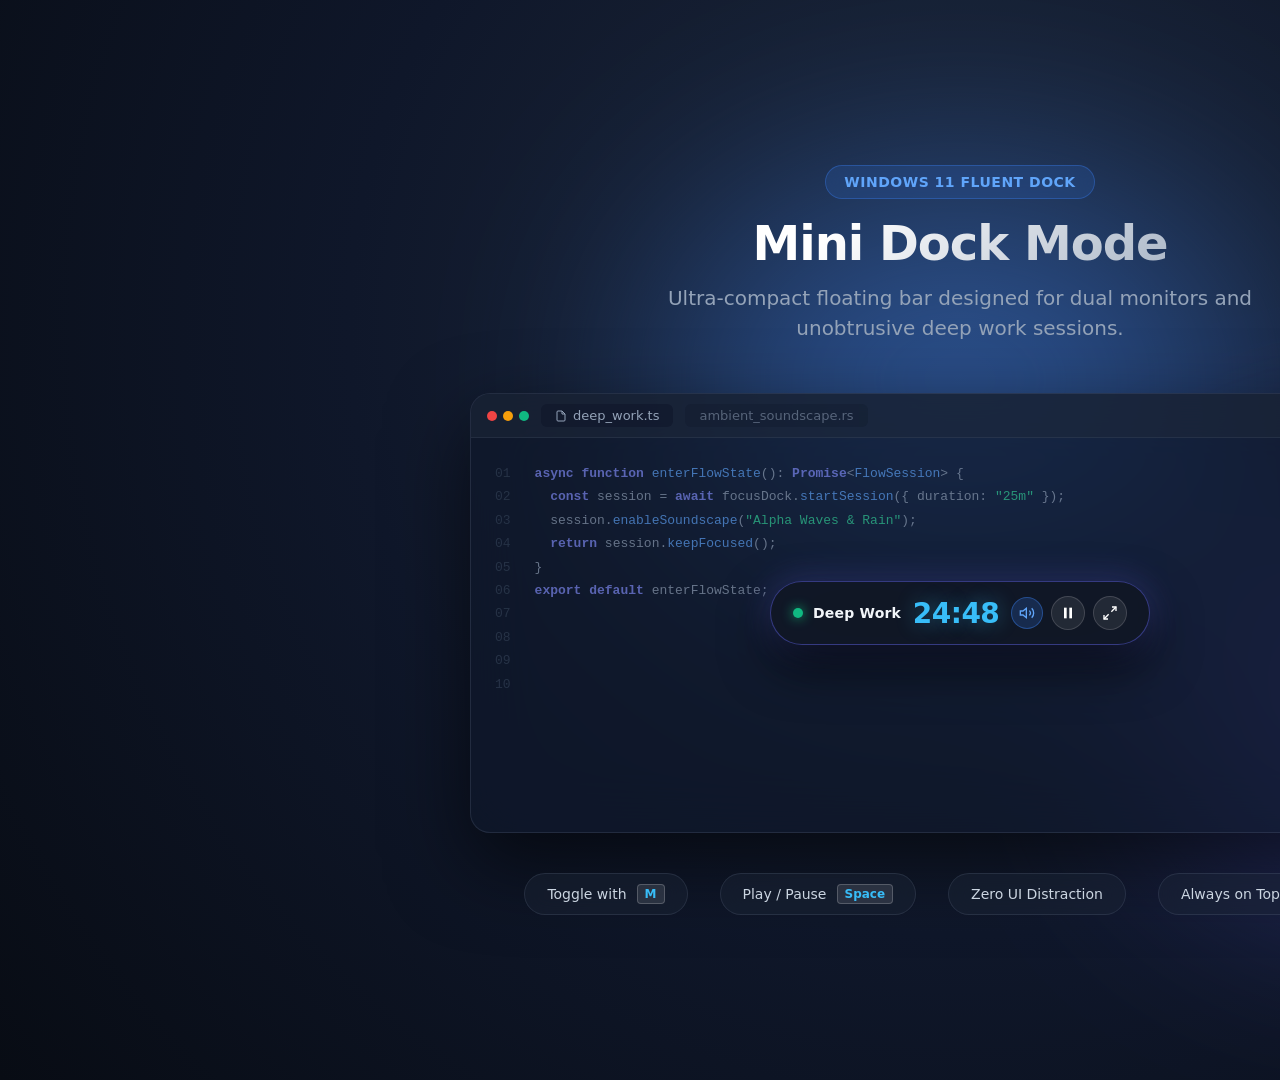
<file: mini-showcase.html>
<!DOCTYPE html>
<html lang="en" data-theme="dark">
<head>
  <meta charset="UTF-8">
  <title>FocusDock — Mini Dock Showcase</title>
  <link rel="stylesheet" href="./style.css?v=2.4.4">
  <style>
    * { box-sizing: border-box; margin: 0; padding: 0; }
    
    body {
      width: 1920px;
      height: 1080px;
      overflow: hidden;
      background: radial-gradient(circle at 50% 30%, #1e293b 0%, #0f172a 50%, #080c14 100%);
      font-family: -apple-system, BlinkMacSystemFont, "Segoe UI Variable Display", "Segoe UI", system-ui, sans-serif;
      color: #f8fafc;
      display: flex;
      flex-direction: column;
      align-items: center;
      justify-content: center;
      position: relative;
    }

    /* Ambient Windows 11 Mica / Bloom glow lights */
    .glow-bloom {
      position: absolute;
      border-radius: 50%;
      filter: blur(120px);
      pointer-events: none;
      opacity: 0.45;
    }
    .glow-blue {
      width: 600px;
      height: 400px;
      background: #3b82f6;
      top: 180px;
      left: 50%;
      transform: translateX(-50%);
    }
    .glow-indigo {
      width: 450px;
      height: 350px;
      background: #6366f1;
      bottom: 200px;
      right: 300px;
    }

    /* Header Banner */
    .showcase-header {
      text-align: center;
      margin-bottom: 50px;
      z-index: 2;
    }

    .showcase-badge {
      display: inline-flex;
      align-items: center;
      gap: 8px;
      padding: 8px 18px;
      border-radius: 9999px;
      background: rgba(59, 130, 246, 0.15);
      border: 1px solid rgba(59, 130, 246, 0.35);
      color: #60a5fa;
      font-size: 14px;
      font-weight: 600;
      letter-spacing: 0.5px;
      text-transform: uppercase;
      margin-bottom: 16px;
      backdrop-filter: blur(12px);
    }

    .showcase-title {
      font-size: 48px;
      font-weight: 800;
      letter-spacing: -1px;
      background: linear-gradient(135deg, #ffffff 30%, #94a3b8 100%);
      -webkit-background-clip: text;
      -webkit-text-fill-color: transparent;
      margin-bottom: 12px;
    }

    .showcase-subtitle {
      font-size: 20px;
      color: #94a3b8;
      max-width: 640px;
      line-height: 1.5;
    }

    /* Floating Workspace Preview Mock */
    .workspace-mock {
      position: relative;
      width: 980px;
      height: 440px;
      background: rgba(15, 23, 42, 0.7);
      border: 1px solid rgba(148, 163, 184, 0.15);
      border-radius: 20px;
      box-shadow: 0 30px 80px rgba(0, 0, 0, 0.6);
      backdrop-filter: blur(30px);
      z-index: 2;
      display: flex;
      flex-direction: column;
      overflow: hidden;
    }

    /* Mock Window Header */
    .mock-header {
      height: 44px;
      background: rgba(30, 41, 59, 0.5);
      border-bottom: 1px solid rgba(148, 163, 184, 0.1);
      display: flex;
      align-items: center;
      padding: 0 16px;
      gap: 12px;
    }
    .mock-dots {
      display: flex;
      gap: 6px;
    }
    .mock-dot {
      width: 10px;
      height: 10px;
      border-radius: 50%;
    }
    .dot-red { background: #ef4444; }
    .dot-yellow { background: #f59e0b; }
    .dot-green { background: #10b981; }

    .mock-tab {
      font-size: 13px;
      color: #94a3b8;
      background: rgba(15, 23, 42, 0.6);
      padding: 4px 14px;
      border-radius: 6px;
      display: flex;
      align-items: center;
      gap: 6px;
    }

    .mock-body {
      flex: 1;
      padding: 24px;
      display: flex;
      gap: 24px;
      font-family: "Cascadia Code", Consolas, monospace;
      font-size: 13px;
      color: #64748b;
      line-height: 1.8;
      opacity: 0.65;
    }
    .code-lines { color: #334155; user-select: none; }
    .code-content { color: #94a3b8; }
    .code-kw { color: #818cf8; font-weight: 600; }
    .code-str { color: #34d399; }
    .code-fn { color: #60a5fa; }

    /* Floating Mini Dock on Top of Workspace */
    .mini-dock-container {
      position: absolute;
      top: 50%;
      left: 50%;
      transform: translate(-50%, -50%);
      z-index: 10;
    }

    .mini-dock-widget {
      width: 380px;
      height: 64px;
      background: rgba(18, 24, 38, 0.94);
      border: 1.5px solid rgba(99, 102, 241, 0.45);
      border-radius: 9999px;
      box-shadow: 0 20px 50px rgba(0, 0, 0, 0.7), 0 0 35px rgba(99, 102, 241, 0.35);
      backdrop-filter: blur(36px);
      display: flex;
      align-items: center;
      justify-content: space-between;
      padding: 0 22px;
      color: #ffffff;
      animation: gentleFloat 4s ease-in-out infinite;
    }

    .widget-left {
      display: flex;
      align-items: center;
      gap: 10px;
    }

    .widget-status-dot {
      width: 10px;
      height: 10px;
      border-radius: 50%;
      background: #10b981;
      box-shadow: 0 0 12px #10b981;
      animation: pulseGreen 2s infinite;
    }

    @keyframes pulseGreen {
      0%, 100% { transform: scale(1); opacity: 1; }
      50% { transform: scale(1.2); opacity: 0.7; }
    }

    .widget-mode {
      font-size: 14px;
      font-weight: 700;
      color: #f1f5f9;
      letter-spacing: 0.2px;
    }

    .widget-digits {
      font-family: -apple-system, BlinkMacSystemFont, "Segoe UI", system-ui, sans-serif;
      font-size: 28px;
      font-weight: 800;
      letter-spacing: -0.5px;
      color: #38bdf8;
      text-shadow: 0 0 20px rgba(56, 189, 248, 0.4);
    }

    .widget-actions {
      display: flex;
      align-items: center;
      gap: 8px;
    }

    .widget-sound-badge {
      display: inline-flex;
      align-items: center;
      justify-content: center;
      width: 32px;
      height: 32px;
      border-radius: 50%;
      background: rgba(59, 130, 246, 0.2);
      border: 1px solid rgba(59, 130, 246, 0.4);
      color: #60a5fa;
    }
    .widget-sound-badge svg {
      width: 16px;
      height: 16px;
    }

    .widget-btn {
      width: 34px;
      height: 34px;
      border-radius: 50%;
      background: rgba(255, 255, 255, 0.08);
      border: 1px solid rgba(255, 255, 255, 0.15);
      color: #ffffff;
      display: flex;
      align-items: center;
      justify-content: center;
      cursor: pointer;
    }
    .widget-btn svg {
      width: 16px;
      height: 16px;
    }

    /* Footer Feature Cards */
    .showcase-footer {
      display: flex;
      gap: 32px;
      margin-top: 40px;
      z-index: 2;
    }

    .feature-pill {
      display: flex;
      align-items: center;
      gap: 10px;
      padding: 10px 22px;
      background: rgba(30, 41, 59, 0.4);
      border: 1px solid rgba(148, 163, 184, 0.15);
      border-radius: 9999px;
      font-size: 14px;
      color: #cbd5e1;
      backdrop-filter: blur(12px);
    }

    .feature-pill kbd {
      background: rgba(255, 255, 255, 0.1);
      border: 1px solid rgba(255, 255, 255, 0.2);
      border-radius: 4px;
      padding: 2px 7px;
      font-family: inherit;
      font-weight: 700;
      font-size: 12px;
      color: #38bdf8;
    }
  </style>
</head>
<body>

  <!-- Ambient Glow Background -->
  <div class="glow-bloom glow-blue"></div>
  <div class="glow-bloom glow-indigo"></div>

  <!-- Header -->
  <div class="showcase-header">
    <div class="showcase-badge">
      <span>Windows 11 Fluent Dock</span>
    </div>
    <h1 class="showcase-title">Mini Dock Mode</h1>
    <p class="showcase-subtitle">Ultra-compact floating bar designed for dual monitors and unobtrusive deep work sessions.</p>
  </div>

  <!-- Desktop Workspace Mockup with Floating Mini Dock -->
  <div class="workspace-mock">
    <div class="mock-header">
      <div class="mock-dots">
        <div class="mock-dot dot-red"></div>
        <div class="mock-dot dot-yellow"></div>
        <div class="mock-dot dot-green"></div>
      </div>
      <div class="mock-tab">
        <svg width="12" height="12" viewBox="0 0 24 24" fill="none" stroke="currentColor" stroke-width="2"><path d="M14 2H6a2 2 0 0 0-2 2v16a2 2 0 0 0 2 2h12a2 2 0 0 0 2-2V8z"></path><polyline points="14 2 14 8 20 8"></polyline></svg>
        <span>deep_work.ts</span>
      </div>
      <div class="mock-tab" style="opacity: 0.5;">
        <span>ambient_soundscape.rs</span>
      </div>
    </div>
    <div class="mock-body">
      <div class="code-lines">
        01<br>02<br>03<br>04<br>05<br>06<br>07<br>08<br>09<br>10
      </div>
      <div class="code-content">
        <span class="code-kw">async function</span> <span class="code-fn">enterFlowState</span>(): <span class="code-kw">Promise</span>&lt;<span class="code-fn">FlowSession</span>&gt; {<br>
        &nbsp;&nbsp;<span class="code-kw">const</span> session = <span class="code-kw">await</span> focusDock.<span class="code-fn">startSession</span>({ duration: <span class="code-str">"25m"</span> });<br>
        &nbsp;&nbsp;session.<span class="code-fn">enableSoundscape</span>(<span class="code-str">"Alpha Waves &amp; Rain"</span>);<br>
        &nbsp;&nbsp;<span class="code-kw">return</span> session.<span class="code-fn">keepFocused</span>();<br>
        }<br>
        <span class="code-kw">export default</span> enterFlowState;
      </div>
    </div>

    <!-- Floating Mini Dock in foreground -->
    <div class="mini-dock-container">
      <div class="mini-dock-widget">
        <div class="widget-left">
          <span class="widget-status-dot"></span>
          <span class="widget-mode">Deep Work</span>
        </div>
        <div class="widget-digits">24:48</div>
        <div class="widget-actions">
          <div class="widget-sound-badge" title="Rain on Window + Alpha Waves">
            <svg viewBox="0 0 24 24" fill="none" stroke="currentColor" stroke-width="2">
              <polygon points="11 5 6 9 2 9 2 15 6 15 11 19 11 5"></polygon>
              <path d="M19.07 4.93a10 10 0 0 1 0 14.14"></path>
              <path d="M15.54 8.46a5 5 0 0 1 0 7.07"></path>
            </svg>
          </div>
          <div class="widget-btn">
            <svg viewBox="0 0 24 24" fill="currentColor">
              <rect x="6" y="4" width="4" height="16"></rect>
              <rect x="14" y="4" width="4" height="16"></rect>
            </svg>
          </div>
          <div class="widget-btn">
            <svg viewBox="0 0 24 24" fill="none" stroke="currentColor" stroke-width="2">
              <polyline points="15 3 21 3 21 9"></polyline>
              <polyline points="9 21 3 21 3 15"></polyline>
              <line x1="21" y1="3" x2="14" y2="10"></line>
              <line x1="3" y1="21" x2="10" y2="14"></line>
            </svg>
          </div>
        </div>
      </div>
    </div>
  </div>

  <!-- Footer Features -->
  <div class="showcase-footer">
    <div class="feature-pill">
      <span>Toggle with</span>
      <kbd>M</kbd>
    </div>
    <div class="feature-pill">
      <span>Play / Pause</span>
      <kbd>Space</kbd>
    </div>
    <div class="feature-pill">
      <span>Zero UI Distraction</span>
    </div>
    <div class="feature-pill">
      <span>Always on Top &amp; Draggable</span>
    </div>
  </div>

</body>
</html>
</file>
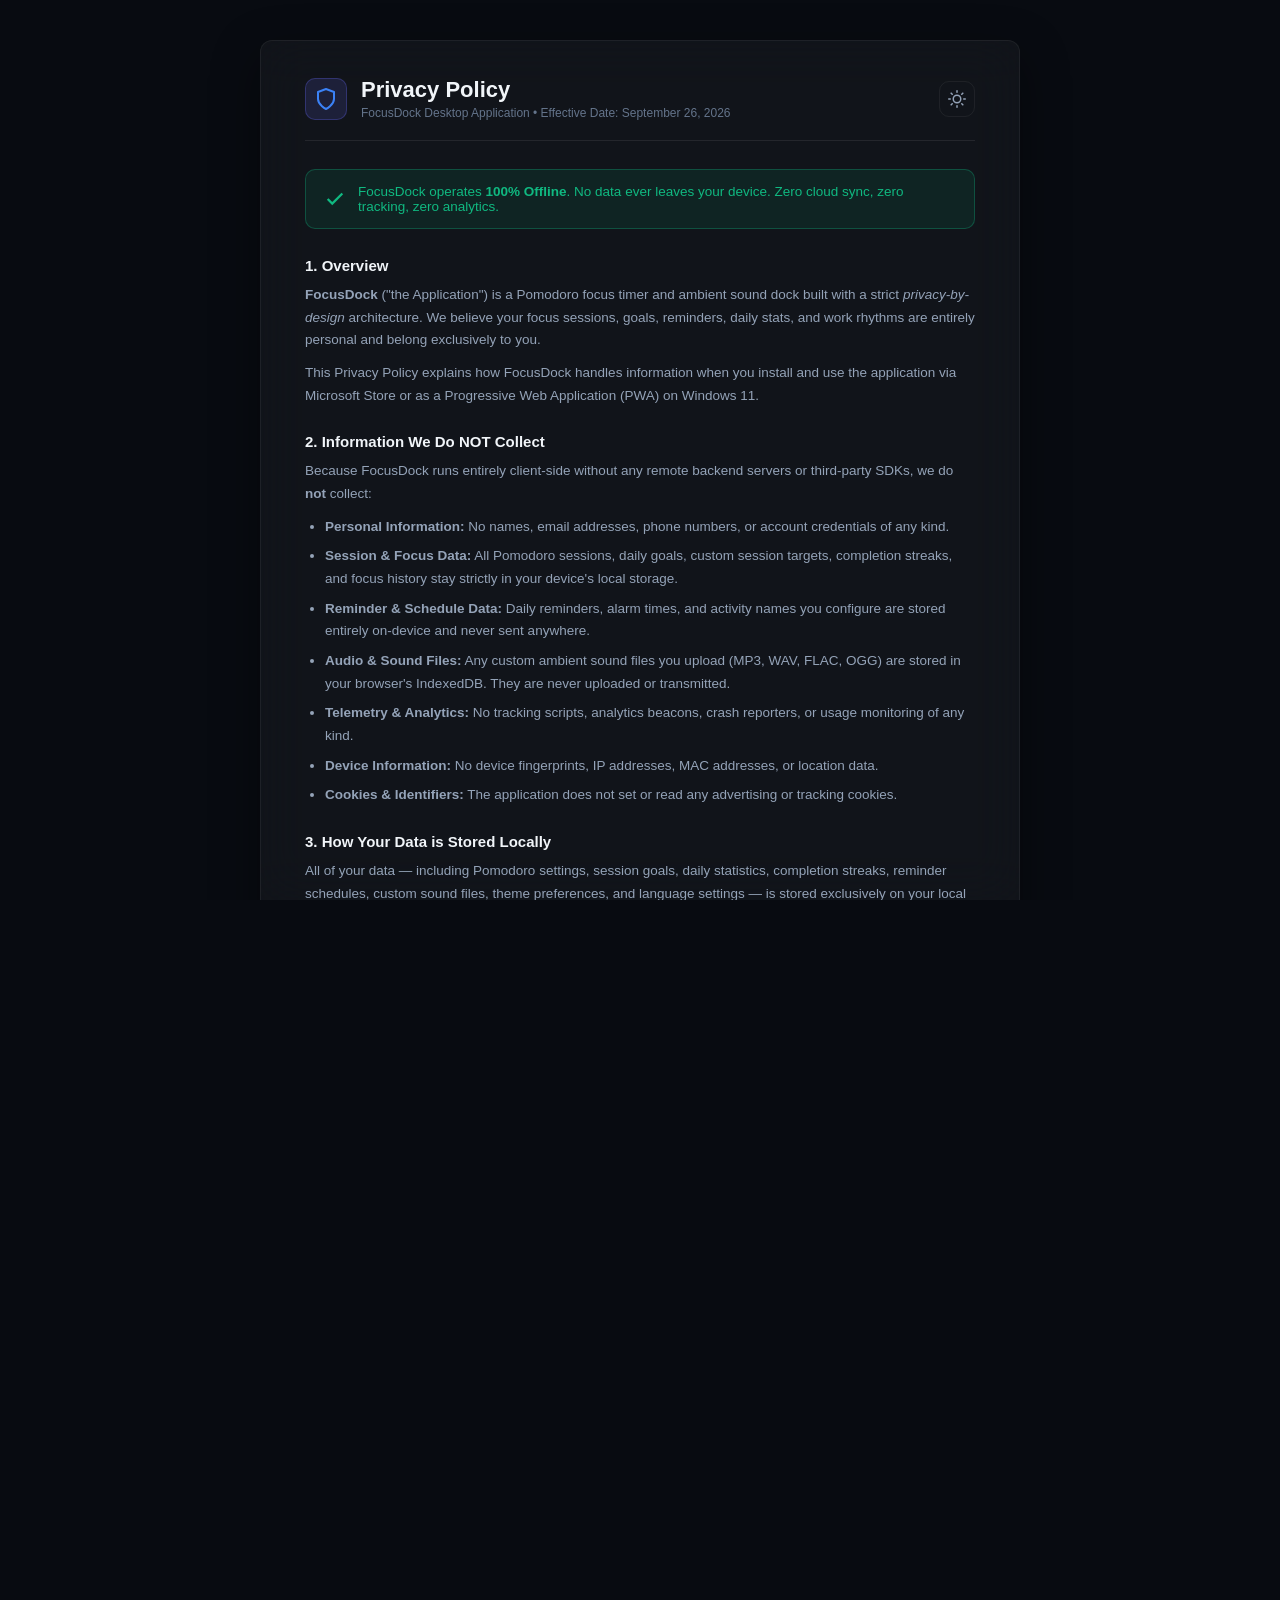
<file: privacy.html>
<!DOCTYPE html>
<html lang="en" data-theme="dark">
<head>
  <meta charset="UTF-8">
  <meta name="viewport" content="width=device-width, initial-scale=1.0">
  <title>Privacy Policy — FocusDock</title>
  <meta name="description" content="Privacy Policy for FocusDock Pomodoro & Ambient Sound Dock. 100% Offline with zero data collection.">
  <link rel="icon" type="image/svg+xml" href="./icons/icon.svg">
  <link rel="stylesheet" href="./style.css?v=2.4.4">
  <script>
    (function() {
      try {
        const s = JSON.parse(localStorage.getItem('focusdock_settings') || '{}');
        if (s.theme) document.documentElement.setAttribute('data-theme', s.theme);
      } catch (e) {}
    })();
  </script>
  <style>
    body {
      padding: 40px 20px;
      display: flex;
      justify-content: center;
      align-items: flex-start;
      min-height: 100vh;
      overflow-y: auto;
    }

    .privacy-container {
      max-width: 760px;
      width: 100%;
      background: var(--bg-card);
      border: 1px solid var(--border-card);
      border-radius: var(--radius-window);
      box-shadow: 0 16px 48px rgba(0,0,0,0.4);
      padding: 36px 44px;
      backdrop-filter: blur(24px);
      -webkit-backdrop-filter: blur(24px);
    }

    .privacy-header {
      display: flex;
      align-items: center;
      justify-content: space-between;
      border-bottom: 1px solid var(--border-window);
      padding-bottom: 20px;
      margin-bottom: 28px;
    }

    .privacy-title-group {
      display: flex;
      align-items: center;
      gap: 14px;
    }

    .privacy-icon {
      width: 42px;
      height: 42px;
      border-radius: var(--radius-card);
      background: rgba(99,102,241,0.15);
      border: 1px solid rgba(99,102,241,0.3);
      display: flex;
      align-items: center;
      justify-content: center;
      color: var(--accent-primary);
    }

    .privacy-icon svg {
      width: 24px;
      height: 24px;
    }

    .privacy-title {
      font-size: 22px;
      font-weight: 700;
      color: var(--text-primary);
      margin: 0;
    }

    .privacy-meta {
      font-size: 12px;
      color: var(--text-muted);
      margin-top: 3px;
    }

    .privacy-badge-box {
      background: rgba(16, 185, 129, 0.10);
      border: 1px solid rgba(16, 185, 129, 0.3);
      border-radius: var(--radius-card);
      padding: 14px 18px;
      display: flex;
      align-items: center;
      gap: 12px;
      margin-bottom: 28px;
      color: #10b981;
      font-size: 13.5px;
      font-weight: 500;
    }

    .privacy-badge-box svg {
      width: 22px;
      height: 22px;
      flex-shrink: 0;
    }

    .privacy-section {
      margin-bottom: 26px;
    }

    .privacy-section h2 {
      font-size: 15px;
      font-weight: 600;
      color: var(--text-primary);
      margin: 0 0 10px 0;
      display: flex;
      align-items: center;
      gap: 8px;
    }

    .privacy-section p {
      font-size: 13.5px;
      line-height: 1.68;
      color: var(--text-secondary);
      margin: 0 0 10px 0;
    }

    .privacy-list {
      margin: 8px 0 14px 20px;
      padding: 0;
      color: var(--text-secondary);
      font-size: 13.5px;
      line-height: 1.68;
    }

    .privacy-list li {
      margin-bottom: 7px;
    }

    .privacy-footer {
      border-top: 1px solid var(--border-window);
      padding-top: 22px;
      margin-top: 32px;
      display: flex;
      align-items: center;
      justify-content: space-between;
      flex-wrap: wrap;
      gap: 12px;
    }

    .btn-back-app {
      display: inline-flex;
      align-items: center;
      gap: 8px;
      padding: 10px 20px;
      border-radius: var(--radius-pill);
      background: var(--accent-primary);
      color: #ffffff;
      text-decoration: none;
      font-size: 13px;
      font-weight: 600;
      transition: all 0.2s ease;
    }

    .btn-back-app:hover {
      background: var(--accent-hover);
      transform: translateY(-1px);
    }

    .btn-back-app svg {
      width: 15px;
      height: 15px;
    }

    .copyright {
      font-size: 12px;
      color: var(--text-muted);
    }
  </style>
</head>
<body>

  <main class="privacy-container" role="main">

    <header class="privacy-header">
      <div class="privacy-title-group">
        <div class="privacy-icon">
          <svg viewBox="0 0 24 24" fill="none" stroke="currentColor" stroke-width="2" stroke-linecap="round" stroke-linejoin="round">
            <path d="M12 22s8-4 8-10V5l-8-3-8 3v7c0 6 8 10 8 10z"></path>
          </svg>
        </div>
        <div>
          <h1 class="privacy-title">Privacy Policy</h1>
          <div class="privacy-meta">FocusDock Desktop Application • Effective Date: September 26, 2026</div>
        </div>
      </div>
      <button type="button" class="icon-btn" id="btnPrivacyTheme" title="Toggle Dark/Light Mode" aria-label="Toggle Theme" style="width:36px;height:36px;border-radius:10px;background:var(--bg-control);border:1px solid var(--border-card);display:flex;align-items:center;justify-content:center;cursor:pointer;color:var(--text-secondary);transition:all var(--duration-fast);">
        <svg viewBox="0 0 24 24" fill="none" stroke="currentColor" stroke-width="2" stroke-linecap="round" stroke-linejoin="round" style="width:18px;height:18px;">
          <circle cx="12" cy="12" r="5"></circle>
          <line x1="12" y1="1" x2="12" y2="3"></line>
          <line x1="12" y1="21" x2="12" y2="23"></line>
          <line x1="4.22" y1="4.22" x2="5.64" y2="5.64"></line>
          <line x1="18.36" y1="18.36" x2="19.78" y2="19.78"></line>
          <line x1="1" y1="12" x2="3" y2="12"></line>
          <line x1="21" y1="12" x2="23" y2="12"></line>
          <line x1="4.22" y1="19.78" x2="5.64" y2="18.36"></line>
          <line x1="18.36" y1="5.64" x2="19.78" y2="4.22"></line>
        </svg>
      </button>
    </header>

    <div class="privacy-badge-box">
      <svg viewBox="0 0 24 24" fill="none" stroke="currentColor" stroke-width="2.5">
        <polyline points="20 6 9 17 4 12"></polyline>
      </svg>
      <span>FocusDock operates <strong>100% Offline</strong>. No data ever leaves your device. Zero cloud sync, zero tracking, zero analytics.</span>
    </div>

    <section class="privacy-section">
      <h2>1. Overview</h2>
      <p>
        <strong>FocusDock</strong> ("the Application") is a Pomodoro focus timer and ambient sound dock built with a strict <em>privacy-by-design</em> architecture. We believe your focus sessions, goals, reminders, daily stats, and work rhythms are entirely personal and belong exclusively to you.
      </p>
      <p>
        This Privacy Policy explains how FocusDock handles information when you install and use the application via Microsoft Store or as a Progressive Web Application (PWA) on Windows 11.
      </p>
    </section>

    <section class="privacy-section">
      <h2>2. Information We Do NOT Collect</h2>
      <p>Because FocusDock runs entirely client-side without any remote backend servers or third-party SDKs, we do <strong>not</strong> collect:</p>
      <ul class="privacy-list">
        <li><strong>Personal Information:</strong> No names, email addresses, phone numbers, or account credentials of any kind.</li>
        <li><strong>Session & Focus Data:</strong> All Pomodoro sessions, daily goals, custom session targets, completion streaks, and focus history stay strictly in your device's local storage.</li>
        <li><strong>Reminder & Schedule Data:</strong> Daily reminders, alarm times, and activity names you configure are stored entirely on-device and never sent anywhere.</li>
        <li><strong>Audio & Sound Files:</strong> Any custom ambient sound files you upload (MP3, WAV, FLAC, OGG) are stored in your browser's IndexedDB. They are never uploaded or transmitted.</li>
        <li><strong>Telemetry & Analytics:</strong> No tracking scripts, analytics beacons, crash reporters, or usage monitoring of any kind.</li>
        <li><strong>Device Information:</strong> No device fingerprints, IP addresses, MAC addresses, or location data.</li>
        <li><strong>Cookies & Identifiers:</strong> The application does not set or read any advertising or tracking cookies.</li>
      </ul>
    </section>

    <section class="privacy-section">
      <h2>3. How Your Data is Stored Locally</h2>
      <p>
        All of your data — including Pomodoro settings, session goals, daily statistics, completion streaks, reminder schedules, custom sound files, theme preferences, and language settings — is stored exclusively on your local device using two standard browser APIs:
      </p>
      <ul class="privacy-list">
        <li><strong>localStorage:</strong> Stores settings, stats, reminders, and preferences as JSON strings.</li>
        <li><strong>IndexedDB:</strong> Stores custom ambient audio files (MP3, WAV, FLAC, OGG) you choose to upload into the app.</li>
      </ul>
      <p>
        This data is sandboxed to your device and is never uploaded, synced, or shared with any remote server or third party.
      </p>
    </section>

    <section class="privacy-section">
      <h2>4. Local Server Architecture</h2>
      <p>
        When running as a Windows desktop application, FocusDock uses a lightweight local Node.js HTTP server bound exclusively to <code>127.0.0.1:8081</code> (localhost). This server:
      </p>
      <ul class="privacy-list">
        <li>Is <strong>not accessible from the internet</strong> or any external network — it only serves files to your local browser window.</li>
        <li>Provides two local API endpoints (<code>/api/startup</code>) that interact only with your own Windows Registry to manage the "Start with Windows" toggle. No data leaves your machine.</li>
        <li>Makes <strong>zero outbound network requests</strong> of any kind during operation.</li>
      </ul>
    </section>

    <section class="privacy-section">
      <h2>5. Offline Mode & Service Worker</h2>
      <p>
        FocusDock is powered by an offline <strong>Service Worker</strong> that caches all application code (HTML, CSS, JavaScript, icons) on your local hard drive. Once installed, FocusDock operates with zero internet connectivity. All procedural ambient sounds (Brown Noise, Rain, Campfire, Alpha Waves, Pink Noise, White Noise) are generated in real-time using the Web Audio API — no audio files are ever downloaded from the internet.
      </p>
    </section>

    <section class="privacy-section">
      <h2>6. Data Deletion Rights</h2>
      <p>You have complete ownership and control over all your data at any time:</p>
      <ul class="privacy-list">
        <li><strong>Settings Reset:</strong> Open Settings inside the app to reset preferences to defaults.</li>
        <li><strong>Reminders:</strong> Delete individual reminders or all reminders via the Reminders modal.</li>
        <li><strong>Custom Sounds:</strong> Delete custom uploaded audio files directly from the Soundscapes panel.</li>
        <li><strong>Full Wipe:</strong> Uninstalling the application or clearing your browser/app storage removes all data permanently from your device.</li>
      </ul>
    </section>

    <section class="privacy-section">
      <h2>7. Children's Privacy</h2>
      <p>
        FocusDock does not collect any data from anyone, including children under the age of 13. The application contains no advertising, no in-app purchases, and no social features. It is completely safe for all audiences.
      </p>
    </section>

    <section class="privacy-section">
      <h2>8. Compliance with Microsoft Store Policy</h2>
      <p>
        This policy complies with the <strong>Microsoft Store Developer Agreement</strong> and <strong>App Certification Requirements (Section 10.5.1: Personal Information)</strong>. FocusDock has no capability to collect, transmit, or store personal data on remote servers.
      </p>
    </section>

    <section class="privacy-section">
      <h2>9. Changes to This Policy</h2>
      <p>
        If we make material changes to this Privacy Policy, the updated version will be included in the next application update submitted to the Microsoft Store. Continued use of FocusDock after such updates constitutes acceptance of the revised policy.
      </p>
    </section>

    <section class="privacy-section">
      <h2>10. Contact & Questions</h2>
      <p>
        If you have any questions or feedback regarding this Privacy Policy, you may contact the development team through the official GitHub repository issue tracker or your Microsoft Store developer support link. We aim to respond within 3 business days.
      </p>
    </section>

    <footer class="privacy-footer">
      <a href="./index.html" class="btn-back-app">
        <svg viewBox="0 0 24 24" fill="none" stroke="currentColor" stroke-width="2">
          <line x1="19" y1="12" x2="5" y2="12"></line>
          <polyline points="12 19 5 12 12 5"></polyline>
        </svg>
        <span>Back to FocusDock</span>
      </a>
      <span class="copyright">© 2026 FocusDock. All rights reserved.</span>
    </footer>

  </main>

  <script>
    const themeBtn = document.getElementById('btnPrivacyTheme');
    if (themeBtn) {
      themeBtn.addEventListener('click', () => {
        const cur = document.documentElement.getAttribute('data-theme') || 'dark';
        const next = cur === 'dark' ? 'light' : 'dark';
        document.documentElement.setAttribute('data-theme', next);
        try {
          const s = JSON.parse(localStorage.getItem('focusdock_settings') || '{}');
          s.theme = next;
          localStorage.setItem('focusdock_settings', JSON.stringify(s));
        } catch (e) {}
      });
    }
  </script>
</body>
</html>
</file>
<file: style.css>
/* ==========================================================================
   FocusDock — Windows 11 Fluent Mica Stylesheet
   Designed for Microsoft Store Desktop PWA
   ========================================================================== */

:root {
  /* Dark Theme Palette (Default) */
  --bg-desktop: #080b11;
  --bg-window: rgba(18, 24, 38, 0.82);
  --bg-mica-layer: radial-gradient(circle at 50% 0%, rgba(59, 130, 246, 0.08), transparent 70%);
  --bg-card: rgba(255, 255, 255, 0.04);
  --bg-card-hover: rgba(255, 255, 255, 0.07);
  --bg-card-active: rgba(59, 130, 246, 0.12);
  --border-window: rgba(255, 255, 255, 0.08);
  --border-card: rgba(255, 255, 255, 0.06);
  --border-card-active: rgba(59, 130, 246, 0.4);

  --text-primary: #f1f5f9;
  --text-secondary: #94a3b8;
  --text-muted: #64748b;

  --accent-primary: #3b82f6;
  --accent-hover: #60a5fa;
  --accent-glow: rgba(59, 130, 246, 0.35);

  --focus-color: #3b82f6;
  --break-color: #10b981;
  --longbreak-color: #8b5cf6;

  --track-bg: rgba(255, 255, 255, 0.06);

  --radius-window: 12px;
  --radius-card: 10px;
  --radius-pill: 999px;

  --font-fluent: "Segoe UI Variable Display", "Segoe UI Variable Text", "Segoe UI", -apple-system, BlinkMacSystemFont, Roboto, sans-serif;
  --font-mono: "Cascadia Code", "Consolas", monospace;

  --shadow-window: 0 24px 48px -12px rgba(0, 0, 0, 0.65), 0 0 0 1px rgba(255, 255, 255, 0.08);
  --shadow-glow: 0 0 20px rgba(59, 130, 246, 0.4);
}

[data-theme="light"] {
  --bg-desktop: #e2e8f0;
  --bg-window: rgba(255, 255, 255, 0.88);
  --bg-mica-layer: radial-gradient(circle at 50% 0%, rgba(59, 130, 246, 0.08), transparent 70%);
  --bg-card: rgba(0, 0, 0, 0.03);
  --bg-card-hover: rgba(0, 0, 0, 0.05);
  --bg-card-active: rgba(59, 130, 246, 0.1);
  --border-window: rgba(0, 0, 0, 0.1);
  --border-card: rgba(0, 0, 0, 0.08);
  --border-card-active: rgba(59, 130, 246, 0.5);

  --text-primary: #0f172a;
  --text-secondary: #475569;
  --text-muted: #94a3b8;

  --track-bg: rgba(0, 0, 0, 0.06);
  --shadow-window: 0 20px 40px -10px rgba(0, 0, 0, 0.15), 0 0 0 1px rgba(0, 0, 0, 0.08);
}

/* --------------------------------------------------------------------------
   Reset & Base
   -------------------------------------------------------------------------- */
* {
  box-sizing: border-box;
  margin: 0;
  padding: 0;
  user-select: none;
  -webkit-user-select: none;
}

html, body {
  width: 100%;
  height: 100%;
  font-family: var(--font-fluent);
  background: var(--bg-desktop);
  color: var(--text-primary);
  overflow: hidden;
}

body {
  display: flex;
  align-items: center;
  justify-content: center;
  padding: 16px;
}

/* Standalone & Store Screenshot Mode */
@media (display-mode: standalone), (display-mode: window-controls-overlay) {
  body {
    padding: 0 !important;
  }
  .window-shell {
    max-width: 100% !important;
    max-height: 100vh !important;
    width: 100vw !important;
    height: 100vh !important;
    border-radius: 0 !important;
    border: none !important;
  }
}

body.store-mode {
  padding: 0 !important;
}
body.store-mode .window-shell {
  max-width: 100% !important;
  max-height: 100vh !important;
  width: 100vw !important;
  height: 100vh !important;
  border-radius: 0 !important;
  border: none !important;
}

/* --------------------------------------------------------------------------
   Main Window Shell
   -------------------------------------------------------------------------- */
.window-shell {
  width: 100%;
  max-width: 1120px;
  height: 100%;
  max-height: 720px;
  min-width: 340px;
  min-height: 500px;
  background: var(--bg-window);
  background-image: var(--bg-mica-layer);
  backdrop-filter: blur(32px) saturate(180%);
  -webkit-backdrop-filter: blur(32px) saturate(180%);
  border: 1px solid var(--border-window);
  border-radius: var(--radius-window);
  box-shadow: var(--shadow-window);
  display: flex;
  flex-direction: column;
  overflow: hidden;
  position: relative;
  transition: all 0.3s cubic-bezier(0.16, 1, 0.3, 1);
}

/* --------------------------------------------------------------------------
   Titlebar
   -------------------------------------------------------------------------- */
.titlebar {
  height: 44px;
  min-height: 44px;
  display: flex;
  align-items: center;
  justify-content: space-between;
  padding: 0 16px;
  border-bottom: 1px solid var(--border-window);
}

.titlebar-left {
  display: flex;
  align-items: center;
  gap: 10px;
}

.app-icon-wrapper {
  width: 24px;
  height: 24px;
  border-radius: 6px;
  background: linear-gradient(135deg, var(--accent-primary), #1d4ed8);
  display: flex;
  align-items: center;
  justify-content: center;
  color: #fff;
}

.app-icon {
  width: 14px;
  height: 14px;
}

.app-title {
  font-size: 13px;
  font-weight: 600;
  letter-spacing: 0.2px;
}

.badge-offline {
  font-size: 10px;
  font-weight: 600;
  padding: 2px 7px;
  border-radius: var(--radius-pill);
  background: rgba(16, 185, 129, 0.14);
  color: #10b981;
  border: 1px solid rgba(16, 185, 129, 0.25);
}

.titlebar-center {
  display: flex;
  align-items: center;
}

.hotkey-badge {
  font-size: 11px;
  color: var(--text-muted);
  display: flex;
  align-items: center;
  gap: 5px;
}

kbd {
  font-family: var(--font-mono);
  font-size: 10.5px;
  background: rgba(255, 255, 255, 0.08);
  padding: 1px 5px;
  border-radius: 4px;
  border: 1px solid var(--border-window);
}

.titlebar-right {
  display: flex;
  align-items: center;
  gap: 4px;
}

.icon-btn {
  width: 32px;
  height: 32px;
  border-radius: 6px;
  background: transparent;
  border: none;
  color: var(--text-secondary);
  display: flex;
  align-items: center;
  justify-content: center;
  cursor: pointer;
  transition: all 0.15s ease;
}

.icon-btn:hover {
  background: var(--bg-card-hover);
  color: var(--text-primary);
}

.icon-btn svg {
  width: 16px;
  height: 16px;
}

/* --------------------------------------------------------------------------
   App Body (Two Columns: Timer | Ambient Sounds)
   -------------------------------------------------------------------------- */
.app-body {
  flex: 1;
  display: grid;
  grid-template-columns: minmax(320px, 370px) minmax(0, 1fr);
  overflow: hidden;
  height: calc(100% - 44px);
  min-width: 0;
}

/* --------------------------------------------------------------------------
   Left Column: Timer Section
   -------------------------------------------------------------------------- */
.timer-section {
  position: relative;
  padding: 20px 18px;
  border-right: 1px solid var(--border-window);
  display: flex;
  flex-direction: column;
  align-items: center;
  justify-content: space-between;
  min-width: 0;
  overflow: hidden;
}

/* Mode Tabs */
.mode-tabs {
  display: flex;
  background: var(--bg-card);
  border: 1px solid var(--border-card);
  padding: 3px;
  border-radius: var(--radius-pill);
  gap: 2px;
}

.mode-tab {
  display: flex;
  align-items: center;
  gap: 6px;
  padding: 6px 14px;
  border-radius: var(--radius-pill);
  background: transparent;
  border: none;
  font-size: 12px;
  font-weight: 500;
  color: var(--text-secondary);
  cursor: pointer;
  transition: all 0.2s ease;
}

.mode-dot {
  width: 6px;
  height: 6px;
  border-radius: 50%;
  background: var(--text-muted);
  transition: all 0.2s ease;
}

.mode-tab.active {
  background: rgba(255, 255, 255, 0.12);
  color: var(--text-primary);
  font-weight: 600;
}

[data-theme="light"] .mode-tab.active {
  background: #fff;
  box-shadow: 0 2px 6px rgba(0, 0, 0, 0.08);
}

.mode-tab[data-mode="focus"].active .mode-dot { background: var(--focus-color); box-shadow: 0 0 8px var(--focus-color); }
.mode-tab[data-mode="shortBreak"].active .mode-dot { background: var(--break-color); box-shadow: 0 0 8px var(--break-color); }
.mode-tab[data-mode="longBreak"].active .mode-dot { background: var(--longbreak-color); box-shadow: 0 0 8px var(--longbreak-color); }

/* Quick Duration Selector Presets */
.duration-presets {
  display: flex;
  align-items: center;
  gap: 6px;
  flex-wrap: wrap;
  justify-content: center;
}

.duration-chip {
  background: var(--bg-card);
  border: 1px solid var(--border-card);
  border-radius: var(--radius-pill);
  padding: 4px 11px;
  font-size: 11.5px;
  font-weight: 500;
  color: var(--text-secondary);
  cursor: pointer;
  transition: all 0.2s cubic-bezier(0.16, 1, 0.3, 1);
}

.duration-chip:hover {
  background: var(--bg-card-hover);
  color: var(--text-primary);
  border-color: rgba(99, 102, 241, 0.4);
  transform: translateY(-1px);
}

.duration-chip.active {
  background: rgba(99, 102, 241, 0.16);
  border-color: var(--accent-primary);
  color: var(--accent-primary);
  font-weight: 600;
  box-shadow: 0 2px 8px rgba(99, 102, 241, 0.2);
}

[data-theme="light"] .duration-chip.active {
  background: rgba(79, 70, 229, 0.12);
  color: #4338ca;
}

/* Circular Dial */
.timer-dial-wrapper {
  position: relative;
  width: 250px;
  height: 250px;
  display: flex;
  align-items: center;
  justify-content: center;
}

.timer-svg {
  width: 100%;
  height: 100%;
  transform: rotate(-90deg);
}

.timer-circle-bg {
  fill: none;
  stroke: var(--track-bg);
  stroke-width: 8;
}

.timer-circle-progress {
  fill: none;
  stroke: var(--focus-color);
  stroke-width: 8;
  stroke-linecap: round;
  stroke-dasharray: 753.98; /* 2 * PI * 120 */
  stroke-dashoffset: 0;
  transition: stroke-dashoffset 0.8s linear, stroke 0.3s ease;
}

.timer-center-content {
  position: absolute;
  display: flex;
  flex-direction: column;
  align-items: center;
  justify-content: center;
}

.timer-mode-label {
  font-size: 11px;
  font-weight: 700;
  letter-spacing: 1.5px;
  color: var(--text-muted);
  margin-bottom: 2px;
}

.timer-digits {
  font-family: var(--font-fluent);
  font-size: 54px;
  font-weight: 700;
  letter-spacing: -1px;
  line-height: 1;
  color: var(--text-primary);
  cursor: pointer;
  transition: all 0.2s ease;
  user-select: none;
}

.timer-digits:hover {
  color: var(--accent-primary);
  transform: scale(1.04);
}

.timer-session-info {
  font-size: 12px;
  color: var(--text-secondary);
  margin-top: 6px;
}

/* Session Goal Box */
.session-goal-box {
  width: 100%;
  display: flex;
  align-items: center;
  gap: 8px;
  background: var(--bg-card);
  border: 1px solid var(--border-card);
  border-radius: var(--radius-pill);
  padding: 6px 14px;
  transition: all 0.25s cubic-bezier(0.16, 1, 0.3, 1);
}

.session-goal-box:focus-within {
  border-color: var(--accent-primary);
  box-shadow: 0 0 0 2px var(--accent-glow);
  background: var(--bg-card-hover);
}

.goal-icon {
  font-size: 14px;
  flex-shrink: 0;
  opacity: 0.9;
}

.goal-input {
  flex: 1;
  background: transparent;
  border: none;
  outline: none;
  font-size: 12px;
  font-family: var(--font-fluent);
  color: var(--text-primary);
}

.goal-input::placeholder {
  color: var(--text-muted);
  font-style: italic;
  font-size: 11.5px;
}

.btn-clear-goal {
  background: transparent;
  border: none;
  color: var(--text-muted);
  cursor: pointer;
  padding: 2px 5px;
  font-size: 11px;
  border-radius: 50%;
  display: none;
  transition: all 0.2s ease;
}

.btn-clear-goal:hover {
  color: var(--text-primary);
  background: rgba(255, 255, 255, 0.1);
}

/* Controls */
.timer-controls {
  display: flex;
  align-items: center;
  gap: 12px;
  width: 100%;
  justify-content: center;
}

.ctrl-btn {
  border: none;
  border-radius: var(--radius-pill);
  display: flex;
  align-items: center;
  justify-content: center;
  gap: 8px;
  font-size: 13.5px;
  font-weight: 600;
  cursor: pointer;
  transition: all 0.2s cubic-bezier(0.16, 1, 0.3, 1);
}

.ctrl-btn.primary {
  background: var(--accent-primary);
  color: #fff;
  padding: 10px 24px;
  box-shadow: 0 4px 14px var(--accent-glow);
}

.ctrl-btn.primary:hover {
  background: var(--accent-hover);
  transform: translateY(-1px);
}

.ctrl-btn.primary:active {
  transform: translateY(0);
}

.ctrl-btn.secondary {
  width: 40px;
  height: 40px;
  background: var(--bg-card);
  color: var(--text-secondary);
  border: 1px solid var(--border-card);
}

.ctrl-btn.secondary:hover {
  background: var(--bg-card-hover);
  color: var(--text-primary);
}

.ctrl-btn svg {
  width: 16px;
  height: 16px;
}

/* Confetti Particle Canvas (Full Screen Offline Celebration) */
.confetti-canvas {
  position: fixed;
  inset: 0;
  width: 100vw;
  height: 100vh;
  pointer-events: none;
  z-index: 10001;
}

/* High-Impact Celebration Modal Overlay */
.celebration-overlay {
  position: fixed;
  inset: 0;
  background: rgba(8, 12, 22, 0.72);
  backdrop-filter: blur(16px);
  -webkit-backdrop-filter: blur(16px);
  display: flex;
  align-items: center;
  justify-content: center;
  z-index: 10000;
  opacity: 0;
  pointer-events: none;
  transition: opacity 0.35s cubic-bezier(0.16, 1, 0.3, 1);
  padding: 16px;
}

.celebration-overlay.show {
  opacity: 1;
  pointer-events: auto;
}

.celebration-card {
  width: 100%;
  max-width: 480px;
  background: var(--bg-card);
  border: 1px solid rgba(255, 255, 255, 0.18);
  border-radius: 24px;
  padding: 24px 26px 20px;
  box-shadow: 0 25px 65px -10px rgba(0, 0, 0, 0.7), 0 0 45px rgba(99, 102, 241, 0.3);
  transform: scale(0.9) translateY(24px);
  transition: transform 0.4s cubic-bezier(0.16, 1, 0.3, 1);
  position: relative;
  overflow: hidden;
  display: flex;
  flex-direction: column;
}

.celebration-overlay.show .celebration-card {
  transform: scale(1) translateY(0);
}

.celebration-card-glow {
  position: absolute;
  top: -50%;
  left: -50%;
  width: 200%;
  height: 200%;
  background: radial-gradient(circle at 50% 25%, rgba(99, 102, 241, 0.22), rgba(168, 85, 247, 0.12), transparent 60%);
  pointer-events: none;
  z-index: 0;
}

.celebration-topbar {
  display: flex;
  justify-content: space-between;
  align-items: center;
  position: relative;
  z-index: 1;
  margin-bottom: 12px;
}

.celebration-badge {
  font-size: 11px;
  font-weight: 700;
  letter-spacing: 1px;
  color: #a5b4fc;
  background: rgba(99, 102, 241, 0.18);
  border: 1px solid rgba(165, 180, 252, 0.35);
  padding: 4px 12px;
  border-radius: 999px;
  text-transform: uppercase;
}

.btn-celebration-close {
  background: rgba(255, 255, 255, 0.08);
  border: none;
  color: var(--text-muted);
  font-size: 13px;
  width: 28px;
  height: 28px;
  border-radius: 50%;
  cursor: pointer;
  display: flex;
  align-items: center;
  justify-content: center;
  transition: all 0.2s ease;
}

.btn-celebration-close:hover {
  background: rgba(255, 255, 255, 0.18);
  color: var(--text-primary);
  transform: rotate(90deg);
}

.celebration-hero {
  text-align: center;
  position: relative;
  z-index: 1;
  margin-bottom: 14px;
}

.celebration-icon-bounce {
  display: inline-block;
  animation: cIconBounce 1.8s ease-in-out infinite;
}

@keyframes cIconBounce {
  0%, 100% { transform: translateY(0) scale(1); }
  50% { transform: translateY(-8px) scale(1.1); }
}

.celebration-big-icon {
  font-size: 46px;
  display: inline-block;
  filter: drop-shadow(0 4px 12px rgba(234, 179, 8, 0.45));
}

.celebration-title {
  font-size: 20px;
  font-weight: 800;
  color: #ffffff;
  margin: 8px 0 4px;
  line-height: 1.28;
  letter-spacing: -0.3px;
}

.celebration-subtitle {
  font-size: 13px;
  color: var(--text-secondary);
  line-height: 1.4;
}

/* Goal Highlight Box */
.celebration-goal-box {
  display: flex;
  align-items: center;
  gap: 12px;
  background: rgba(16, 185, 129, 0.14);
  border: 1px solid rgba(16, 185, 129, 0.38);
  border-radius: 14px;
  padding: 10px 14px;
  margin-bottom: 12px;
  position: relative;
  z-index: 1;
}

.goal-highlight-icon {
  font-size: 22px;
  flex-shrink: 0;
}

.goal-highlight-content {
  display: flex;
  flex-direction: column;
  gap: 2px;
  overflow: hidden;
}

.goal-highlight-label {
  font-size: 11px;
  color: #6ee7b7;
  text-transform: uppercase;
  font-weight: 600;
  letter-spacing: 0.5px;
}

.goal-highlight-text {
  font-size: 14px;
  color: #ffffff;
  font-weight: 700;
  word-break: break-word;
}

/* Daily Stats Strip */
.celebration-stats-strip {
  display: flex;
  align-items: center;
  justify-content: space-around;
  background: var(--bg-card-hover);
  border: 1px solid var(--border-card);
  border-radius: 14px;
  padding: 10px 8px;
  margin-bottom: 12px;
  position: relative;
  z-index: 1;
}

.c-stat-pill {
  display: flex;
  flex-direction: column;
  align-items: center;
  gap: 2px;
  flex: 1;
}

.c-stat-val {
  font-size: 17px;
  font-weight: 800;
  color: var(--text-primary);
}

.c-stat-lbl {
  font-size: 11px;
  color: var(--text-muted);
  font-weight: 500;
}

.c-stat-divider {
  width: 1px;
  height: 24px;
  background: var(--border-card);
}

/* Health Recommendation Tip */
.celebration-tip-box {
  display: flex;
  align-items: center;
  gap: 12px;
  background: rgba(99, 102, 241, 0.09);
  border: 1px dashed rgba(99, 102, 241, 0.32);
  border-radius: 14px;
  padding: 10px 14px;
  margin-bottom: 16px;
  position: relative;
  z-index: 1;
}

.c-tip-icon {
  font-size: 24px;
  flex-shrink: 0;
}

.c-tip-body {
  display: flex;
  flex-direction: column;
  gap: 2px;
  overflow: hidden;
}

.c-tip-title {
  font-size: 12.5px;
  color: var(--text-primary);
  font-weight: 700;
}

.c-tip-desc {
  font-size: 11.5px;
  color: var(--text-secondary);
  line-height: 1.35;
}

/* Actions Footer */
.celebration-actions {
  display: flex;
  gap: 10px;
  position: relative;
  z-index: 1;
  margin-bottom: 8px;
}

.btn-c-primary {
  flex: 1.5;
  display: flex;
  align-items: center;
  justify-content: center;
  gap: 8px;
  background: linear-gradient(135deg, #4f46e5, #7c3aed);
  color: #ffffff;
  border: none;
  padding: 12px 18px;
  border-radius: var(--radius-pill);
  font-size: 13.5px;
  font-weight: 700;
  cursor: pointer;
  transition: all 0.25s cubic-bezier(0.16, 1, 0.3, 1);
  box-shadow: 0 6px 20px rgba(79, 70, 229, 0.5);
}

.btn-c-primary:hover {
  transform: translateY(-2px);
  box-shadow: 0 8px 28px rgba(79, 70, 229, 0.7);
  filter: brightness(1.1);
}

.btn-c-secondary {
  flex: 1;
  background: var(--bg-card);
  color: var(--text-secondary);
  border: 1px solid var(--border-card);
  padding: 12px 18px;
  border-radius: var(--radius-pill);
  font-size: 13px;
  font-weight: 600;
  cursor: pointer;
  transition: all 0.2s ease;
}

.btn-c-secondary:hover {
  background: var(--bg-card-hover);
  color: var(--text-primary);
}

/* Progress bar for 20s auto-dismiss */
.celebration-timer-track {
  position: absolute;
  bottom: 0;
  left: 0;
  right: 0;
  height: 3px;
  background: rgba(255, 255, 255, 0.08);
}

.celebration-timer-fill {
  height: 100%;
  width: 100%;
  background: linear-gradient(90deg, #4f46e5, #06b6d4);
  transform-origin: left;
  transform: scaleX(1);
}

/* Streak Toast / Notification Banner (Enhanced prominence) */
.streak-toast {
  position: fixed;
  top: 24px;
  left: 50%;
  transform: translateX(-50%) translateY(-50px);
  background: linear-gradient(135deg, #4f46e5, #7c3aed);
  color: #ffffff;
  padding: 12px 28px;
  border-radius: var(--radius-pill);
  box-shadow: 0 16px 36px rgba(0, 0, 0, 0.45), 0 0 0 1px rgba(255, 255, 255, 0.25);
  font-size: 14.5px;
  font-weight: 700;
  display: flex;
  align-items: center;
  gap: 12px;
  opacity: 0;
  pointer-events: none;
  transition: all 0.4s cubic-bezier(0.16, 1, 0.3, 1);
  z-index: 10000;
  white-space: nowrap;
}

.streak-toast.show {
  transform: translateX(-50%) translateY(0);
  opacity: 1;
  pointer-events: auto;
}

.streak-toast.encouragement {
  background: linear-gradient(135deg, #0d9488, #059669);
  box-shadow: 0 16px 36px rgba(13, 148, 136, 0.5), 0 0 0 1px rgba(255, 255, 255, 0.25);
}

/* Break Activity & Health Reminder Card */
.break-tip-card {
  width: 100%;
  background: var(--bg-card);
  border: 1px solid var(--border-card);
  border-radius: var(--radius-card);
  padding: 12px 16px;
  display: flex;
  flex-direction: column;
  gap: 8px;
  position: relative;
  transition: all 0.3s cubic-bezier(0.16, 1, 0.3, 1);
}

.break-tip-card.is-break {
  background: linear-gradient(135deg, rgba(16, 185, 129, 0.08) 0%, var(--bg-card) 100%);
  border-color: rgba(16, 185, 129, 0.4);
  box-shadow: 0 4px 18px rgba(16, 185, 129, 0.12);
}

.break-tip-card.is-long-break {
  background: linear-gradient(135deg, rgba(139, 92, 246, 0.08) 0%, var(--bg-card) 100%);
  border-color: rgba(139, 92, 246, 0.4);
  box-shadow: 0 4px 18px rgba(139, 92, 246, 0.12);
}

.break-tip-card.celebrate-pulse {
  animation: cardPulse 0.8s ease-in-out 2;
}

@keyframes cardPulse {
  0% { transform: scale(1); }
  50% { transform: scale(1.02); }
  100% { transform: scale(1); }
}

.break-tip-header {
  display: flex;
  align-items: center;
  justify-content: space-between;
}

.break-tip-badge {
  font-size: 10.5px;
  font-weight: 700;
  text-transform: uppercase;
  letter-spacing: 0.8px;
  padding: 2.5px 8px;
  border-radius: var(--radius-pill);
  background: rgba(99, 102, 241, 0.15);
  color: var(--accent-primary);
  display: inline-flex;
  align-items: center;
  gap: 4px;
}

.break-tip-card.is-break .break-tip-badge {
  background: rgba(16, 185, 129, 0.16);
  color: #10b981;
}

.break-tip-card.is-long-break .break-tip-badge {
  background: rgba(139, 92, 246, 0.16);
  color: #8b5cf6;
}

.btn-tip-dice {
  background: transparent;
  border: none;
  color: var(--text-muted);
  cursor: pointer;
  padding: 4px 6px;
  border-radius: 6px;
  display: flex;
  align-items: center;
  justify-content: center;
  transition: all 0.25s ease;
}

.btn-tip-dice:hover {
  color: var(--text-primary);
  background: var(--bg-card-hover);
  transform: rotate(60deg);
}

.btn-tip-dice svg {
  width: 14px;
  height: 14px;
}

.break-tip-body {
  display: flex;
  align-items: center;
  gap: 12px;
}

.break-tip-icon {
  font-size: 26px;
  line-height: 1;
  width: 42px;
  height: 42px;
  border-radius: 10px;
  background: rgba(255, 255, 255, 0.05);
  display: flex;
  align-items: center;
  justify-content: center;
  flex-shrink: 0;
  transition: transform 0.3s ease;
}

[data-theme="light"] .break-tip-icon {
  background: rgba(0, 0, 0, 0.04);
}

.break-tip-card:hover .break-tip-icon {
  transform: scale(1.08);
}

.break-tip-text {
  display: flex;
  flex-direction: column;
  gap: 2px;
  flex: 1;
  min-width: 0;
}

.break-tip-title {
  font-size: 13.5px;
  font-weight: 600;
  color: var(--text-primary);
}

.break-tip-desc {
  font-size: 12px;
  line-height: 1.4;
  color: var(--text-secondary);
  margin: 0;
}

/* Daily Stats Card */
.daily-stats-card {
  width: 100%;
  background: var(--bg-card);
  border: 1px solid var(--border-card);
  border-radius: var(--radius-card);
  padding: 10px 16px;
  display: flex;
  align-items: center;
  justify-content: space-around;
  transition: all 0.3s ease;
}

.daily-stats-card.celebrate {
  animation: statsCelebratePulse 1.2s ease-in-out;
  border-color: rgba(99, 102, 241, 0.7);
  box-shadow: 0 0 20px rgba(99, 102, 241, 0.35);
}

@keyframes statsCelebratePulse {
  0% { transform: scale(1); }
  50% { transform: scale(1.03); }
  100% { transform: scale(1); }
}

.stats-item {
  display: flex;
  flex-direction: column;
  align-items: center;
}

.stats-num {
  font-size: 15px;
  font-weight: 700;
  color: var(--text-primary);
}

.stats-label {
  font-size: 10.5px;
  color: var(--text-muted);
}

.stats-divider {
  width: 1px;
  height: 20px;
  background: var(--border-window);
}

/* --------------------------------------------------------------------------
   Right Column: Ambient Sound Mixer
   -------------------------------------------------------------------------- */
.mixer-section {
  padding: 20px 22px;
  display: flex;
  flex-direction: column;
  overflow-y: auto;
  overflow-x: hidden;
  min-width: 0;
  width: 100%;
}

.mixer-header {
  display: flex;
  align-items: center;
  justify-content: space-between;
  margin-bottom: 16px;
  gap: 10px;
  flex-wrap: wrap;
  min-width: 0;
}

.mixer-title-group {
  min-width: 0;
  flex: 1;
}

.mixer-title {
  font-size: 17px;
  font-weight: 700;
  white-space: nowrap;
  overflow: hidden;
  text-overflow: ellipsis;
}

.mixer-subtitle {
  font-size: 11.5px;
  color: var(--text-muted);
}

.mixer-actions {
  display: flex;
  align-items: center;
  gap: 6px;
  flex-wrap: wrap;
  flex-shrink: 0;
}

.btn-action-pill {
  background: var(--bg-card);
  border: 1px solid var(--border-card);
  color: var(--text-primary);
  font-size: 11.5px;
  font-weight: 600;
  padding: 5px 11px;
  border-radius: var(--radius-pill);
  display: flex;
  align-items: center;
  gap: 5px;
  cursor: pointer;
  transition: all 0.2s ease;
  white-space: nowrap;
}

.btn-action-pill:hover {
  background: var(--bg-card-hover);
  border-color: var(--accent-primary);
  color: var(--accent-hover);
}

.btn-action-pill svg {
  width: 13px;
  height: 13px;
}

.btn-text {
  background: transparent;
  border: none;
  font-size: 11.5px;
  font-weight: 600;
  color: var(--accent-primary);
  cursor: pointer;
  padding: 4px 6px;
  border-radius: 4px;
  white-space: nowrap;
}

.btn-text:hover {
  background: rgba(59, 130, 246, 0.1);
}

/* Sound Cards Grid */
.sound-grid {
  display: grid;
  grid-template-columns: repeat(2, minmax(0, 1fr));
  gap: 10px;
  min-width: 0;
  width: 100%;
}

.sound-card {
  background: var(--bg-card);
  border: 1px solid var(--border-card);
  border-radius: var(--radius-card);
  padding: 12px 14px;
  display: flex;
  flex-direction: column;
  gap: 10px;
  transition: all 0.2s ease;
  min-width: 0;
  overflow: hidden;
}

.sound-card:hover {
  background: var(--bg-card-hover);
  border-color: rgba(255, 255, 255, 0.12);
}

.sound-card.active {
  background: var(--bg-card-active);
  border-color: var(--border-card-active);
}

.sound-card.paused {
  border-color: rgba(245, 158, 11, 0.4);
  background: rgba(245, 158, 11, 0.06);
}

.sound-card-top {
  display: flex;
  align-items: center;
  gap: 8px;
  min-width: 0;
  width: 100%;
}

.sound-icon-box {
  width: 34px;
  height: 34px;
  border-radius: 8px;
  display: flex;
  align-items: center;
  justify-content: center;
  color: #fff;
  flex-shrink: 0;
}

.sound-icon-box svg {
  width: 16px;
  height: 16px;
}

.sound-icon-box.brown { background: linear-gradient(135deg, #78350f, #b45309); }
.sound-icon-box.rain { background: linear-gradient(135deg, #0284c7, #38bdf8); }
.sound-icon-box.fire { background: linear-gradient(135deg, #ea580c, #f97316); }
.sound-icon-box.alpha { background: linear-gradient(135deg, #7c3aed, #a855f7); }
.sound-icon-box.pink { background: linear-gradient(135deg, #db2777, #f472b6); }
.sound-icon-box.white { background: linear-gradient(135deg, #475569, #94a3b8); }

.sound-info {
  flex: 1;
  display: flex;
  flex-direction: column;
  min-width: 0;
  overflow: hidden;
  gap: 1px;
}

.sound-name-row {
  display: flex;
  align-items: center;
  gap: 6px;
  min-width: 0;
  width: 100%;
}

.sound-name {
  font-size: 12.5px;
  font-weight: 600;
  color: var(--text-primary);
  white-space: nowrap;
  overflow: hidden;
  text-overflow: ellipsis;
  flex: 1;
  min-width: 0;
}

.sound-time-badge {
  font-size: 9.5px;
  font-weight: 700;
  padding: 1px 5px;
  border-radius: 4px;
  background: rgba(255, 255, 255, 0.08);
  color: var(--text-muted);
  font-variant-numeric: tabular-nums;
  flex-shrink: 0;
  white-space: nowrap;
}

.sound-card.active .sound-time-badge {
  display: inline-block !important;
  color: var(--accent-primary);
  background: var(--accent-subtle);
}

.sound-card.paused .sound-time-badge {
  display: inline-block !important;
  color: #f59e0b;
  background: rgba(245, 158, 11, 0.18);
  border: 1px solid rgba(245, 158, 11, 0.3);
}

.sound-desc {
  font-size: 10.5px;
  color: var(--text-muted);
  white-space: nowrap;
  overflow: hidden;
  text-overflow: ellipsis;
  min-width: 0;
}

/* Play/Pause Button on each sound card */
.btn-sound-play {
  width: 28px;
  height: 28px;
  border-radius: 50%;
  border: 1px solid var(--border-card);
  background: rgba(255, 255, 255, 0.06);
  color: var(--text-secondary);
  display: flex;
  align-items: center;
  justify-content: center;
  cursor: pointer;
  transition: all 0.2s cubic-bezier(0.16, 1, 0.3, 1);
  flex-shrink: 0;
}

.btn-sound-play:hover {
  background: rgba(255, 255, 255, 0.15);
  color: var(--text-primary);
  transform: scale(1.08);
  border-color: rgba(255, 255, 255, 0.25);
}

.btn-sound-play svg {
  width: 12px;
  height: 12px;
}

.sound-card.active .btn-sound-play {
  background: var(--accent-primary);
  color: #ffffff;
  border-color: transparent;
  box-shadow: 0 0 12px var(--accent-glow);
}

.sound-card.active .btn-sound-play .icon-play {
  display: none;
}

.sound-card.active .btn-sound-play .icon-pause {
  display: block !important;
}

.sound-card.paused .btn-sound-play {
  background: rgba(245, 158, 11, 0.2);
  color: #f59e0b;
  border-color: rgba(245, 158, 11, 0.4);
}

.sound-card.paused .btn-sound-play:hover {
  background: rgba(245, 158, 11, 0.35);
  color: #fde68a;
}

.sound-card.paused .btn-sound-play .icon-play {
  display: block !important;
}

.sound-card.paused .btn-sound-play .icon-pause {
  display: none !important;
}

/* Master Pause/Resume Button in Soundscapes Header */
.btn-pause-all {
  color: #f59e0b;
  font-weight: 600;
  padding: 4px 8px;
  border-radius: var(--radius-pill);
  background: rgba(245, 158, 11, 0.12);
  border: 1px solid rgba(245, 158, 11, 0.25);
  transition: all 0.2s ease;
  cursor: pointer;
  font-size: 11.5px;
  white-space: nowrap;
}

.btn-pause-all:hover {
  background: rgba(245, 158, 11, 0.24);
  color: #fde68a;
  border-color: rgba(245, 158, 11, 0.45);
}

.btn-pause-all.resumed {
  color: #38bdf8;
  background: rgba(14, 165, 233, 0.12);
  border-color: rgba(14, 165, 233, 0.3);
}

/* Sliders */
.sound-slider-box {
  display: flex;
  align-items: center;
  opacity: 0.5;
  transition: opacity 0.2s ease;
}

.sound-card.active .sound-slider-box,
.sound-card.paused .sound-slider-box {
  opacity: 1;
}

.sound-volume {
  -webkit-appearance: none;
  appearance: none;
  width: 100%;
  height: 4px;
  background: var(--track-bg);
  border-radius: var(--radius-pill);
  outline: none;
  cursor: pointer;
}

.sound-volume::-webkit-slider-thumb {
  -webkit-appearance: none;
  appearance: none;
  width: 14px;
  height: 14px;
  border-radius: 50%;
  background: var(--accent-primary);
  box-shadow: 0 0 6px var(--accent-glow);
  cursor: pointer;
  transition: transform 0.1s ease;
}

.sound-volume::-webkit-slider-thumb:hover {
  transform: scale(1.2);
}

/* Switch Toggle */
.switch {
  position: relative;
  display: inline-block;
  width: 36px;
  height: 20px;
}

.switch input {
  opacity: 0;
  width: 0;
  height: 0;
}

.slider {
  position: absolute;
  cursor: pointer;
  top: 0;
  left: 0;
  right: 0;
  bottom: 0;
  background-color: var(--track-bg);
  border: 1px solid var(--border-card);
  transition: .3s cubic-bezier(0.16, 1, 0.3, 1);
  border-radius: 34px;
}

.slider:before {
  position: absolute;
  content: "";
  height: 14px;
  width: 14px;
  left: 2px;
  bottom: 2px;
  background-color: var(--text-secondary);
  transition: .3s cubic-bezier(0.16, 1, 0.3, 1);
  border-radius: 50%;
}

input:checked + .slider {
  background-color: var(--accent-primary);
  border-color: var(--accent-primary);
}

input:checked + .slider:before {
  transform: translateX(16px);
  background-color: #fff;
}

/* --------------------------------------------------------------------------
   Mini Dock Mode Bar (Compact floating dock)
   -------------------------------------------------------------------------- */
.mini-dock-bar {
  display: none;
  height: 100%;
  width: 100%;
  align-items: center;
  justify-content: space-between;
  padding: 0 16px;
  background: var(--bg-window);
}

body.mini-mode {
  padding: 0 !important;
}

body.mini-mode .window-shell {
  max-width: 340px !important;
  max-height: 60px !important;
  min-width: 300px !important;
  min-height: 56px !important;
  height: 56px !important;
  border-radius: var(--radius-pill) !important;
}

body.mini-mode .titlebar,
body.mini-mode .app-body {
  display: none !important;
}

body.mini-mode .mini-dock-bar {
  display: flex !important;
}

.mini-left {
  display: flex;
  align-items: center;
  gap: 8px;
}

.mini-status-dot {
  width: 8px;
  height: 8px;
  border-radius: 50%;
  background: var(--focus-color);
  box-shadow: 0 0 8px var(--focus-color);
}

.mini-mode-text {
  font-size: 13px;
  font-weight: 600;
}

.mini-digits {
  font-family: var(--font-fluent);
  font-size: 24px;
  font-weight: 700;
  letter-spacing: -0.5px;
}

.mini-actions {
  display: flex;
  align-items: center;
  gap: 4px;
}

.mini-btn {
  width: 30px;
  height: 30px;
  border-radius: 50%;
  background: var(--bg-card);
  border: 1px solid var(--border-card);
  color: var(--text-primary);
  display: flex;
  align-items: center;
  justify-content: center;
  cursor: pointer;
}

.mini-btn:hover {
  background: var(--bg-card-hover);
}

.mini-btn svg {
  width: 14px;
  height: 14px;
}

/* --------------------------------------------------------------------------
   Settings Modal Dialog
   -------------------------------------------------------------------------- */
.fluent-dialog {
  border: none;
  background: transparent;
  margin: auto;
  padding: 0;
  max-width: 440px;
  width: 90%;
  outline: none;
}

.fluent-dialog::backdrop {
  background: rgba(0, 0, 0, 0.65);
  backdrop-filter: blur(8px);
}

.dialog-content {
  background: var(--bg-window);
  background-image: var(--bg-mica-layer);
  backdrop-filter: blur(32px);
  border: 1px solid var(--border-window);
  border-radius: var(--radius-window);
  box-shadow: var(--shadow-window);
  padding: 20px;
  color: var(--text-primary);
}

.dialog-header {
  display: flex;
  align-items: center;
  justify-content: space-between;
  margin-bottom: 16px;
  padding-bottom: 12px;
  border-bottom: 1px solid var(--border-window);
}

.dialog-title {
  font-size: 16px;
  font-weight: 700;
}

.dialog-body {
  display: flex;
  flex-direction: column;
  gap: 16px;
  margin-bottom: 20px;
}

.setting-group-title {
  font-size: 12px;
  font-weight: 600;
  color: var(--text-muted);
  text-transform: uppercase;
  letter-spacing: 0.5px;
  margin-bottom: 8px;
}

.duration-inputs {
  display: grid;
  grid-template-columns: repeat(3, 1fr);
  gap: 8px;
}

.input-field {
  display: flex;
  flex-direction: column;
  gap: 4px;
  font-size: 12px;
  color: var(--text-secondary);
}

.input-field input {
  background: var(--bg-card);
  border: 1px solid var(--border-card);
  border-radius: 6px;
  padding: 8px;
  font-size: 14px;
  font-weight: 600;
  color: var(--text-primary);
  text-align: center;
  outline: none;
}

.input-field input:focus {
  border-color: var(--accent-primary);
}

.toggle-row {
  display: flex;
  align-items: center;
  justify-content: space-between;
  padding: 6px 0;
  font-size: 13px;
}

.toggle-label-with-sub {
  display: flex;
  flex-direction: column;
  gap: 2px;
  max-width: 80%;
}

.toggle-subtext {
  font-size: 11px;
  color: var(--text-muted);
  line-height: 1.3;
}

.shortcut-list {
  list-style: none;
  display: flex;
  flex-direction: column;
  gap: 6px;
  font-size: 12.5px;
  color: var(--text-secondary);
}

.shortcut-list li {
  display: flex;
  align-items: center;
  gap: 10px;
}

.dialog-footer {
  display: flex;
  align-items: center;
  justify-content: space-between;
  padding-top: 14px;
  border-top: 1px solid var(--border-window);
}

.dialog-footer-actions {
  display: flex;
  align-items: center;
  gap: 8px;
}

.btn {
  padding: 8px 18px;
  border-radius: var(--radius-pill);
  font-size: 13px;
  font-weight: 600;
  cursor: pointer;
  border: none;
  transition: all 0.15s ease;
}

.btn.primary {
  background: var(--accent-primary);
  color: #fff;
}

.btn.primary:hover {
  background: var(--accent-hover);
}

.btn.secondary {
  background: var(--bg-card);
  color: var(--text-secondary);
  border: 1px solid var(--border-card);
}

.btn.secondary:hover {
  background: var(--bg-card-hover);
  color: var(--text-primary);
}

/* --------------------------------------------------------------------------
   Custom Sounds Section & Card Enhancements
   -------------------------------------------------------------------------- */
.custom-sounds-wrapper {
  margin-top: 20px;
  padding-top: 16px;
  border-top: 1px solid var(--border-window);
}

.custom-section-title {
  font-size: 14px;
  font-weight: 600;
  margin-bottom: 12px;
  color: var(--text-secondary);
}

.sound-icon-box.custom {
  background: linear-gradient(135deg, #059669, #10b981);
}

.sound-delete-btn {
  background: transparent;
  border: none;
  color: var(--text-muted);
  width: 26px;
  height: 26px;
  border-radius: 6px;
  display: flex;
  align-items: center;
  justify-content: center;
  cursor: pointer;
  margin: 0;
  padding: 0;
  flex-shrink: 0;
  transition: all 0.15s ease;
}

.sound-delete-btn:hover {
  color: #ef4444;
  background: rgba(239, 68, 68, 0.12);
}

.sound-delete-btn svg {
  width: 13px;
  height: 13px;
}

/* Dropzone in Custom Sound Modal */
.dropzone-label {
  font-size: 12px;
  color: var(--text-secondary);
  margin-bottom: 6px;
  display: block;
}

.dropzone-box {
  background: var(--bg-card);
  border: 2px dashed var(--border-card);
  border-radius: var(--radius-card);
  padding: 24px;
  display: flex;
  flex-direction: column;
  align-items: center;
  justify-content: center;
  gap: 8px;
  cursor: pointer;
  transition: all 0.2s ease;
}

.dropzone-box:hover,
.dropzone-box.drag-over {
  border-color: var(--accent-primary);
  background: var(--bg-card-hover);
}

.dropzone-icon {
  width: 32px;
  height: 32px;
  color: var(--accent-primary);
}

.dropzone-text {
  font-size: 13px;
  color: var(--text-secondary);
}

.file-name-preview {
  font-size: 12px;
  font-weight: 600;
  color: #10b981;
  word-break: break-all;
}

/* Language Switcher Badge */
.lang-btn {
  font-size: 11px;
  font-weight: 700;
  color: var(--accent-primary);
  border: 1px solid var(--border-card);
  padding: 0 4px;
}

.fluent-select {
  width: 100%;
  background: var(--bg-card);
  border: 1px solid var(--border-card);
  color: var(--text-primary);
  border-radius: 6px;
  padding: 8px 12px;
  font-size: 13.5px;
  outline: none;
  cursor: pointer;
  font-family: inherit;
}

.fluent-select:focus {
  border-color: var(--accent-primary);
}

.fluent-select option {
  background: #1e293b;
  color: #f8fafc;
}

[data-theme="light"] .fluent-select option {
  background: #ffffff;
  color: #0f172a;
}

/* --------------------------------------------------------------------------
   Daily Reminders & Alarm System
   -------------------------------------------------------------------------- */

/* Titlebar Reminder Indicator Dot */
#btnOpenReminders {
  position: relative;
}

.reminder-badge-dot {
  position: absolute;
  top: 5px;
  right: 5px;
  width: 7px;
  height: 7px;
  background: #f59e0b;
  border-radius: 50%;
  box-shadow: 0 0 8px #f59e0b;
  pointer-events: none;
  animation: pulseDot 2s infinite ease-in-out;
}

@keyframes pulseDot {
  0%, 100% { transform: scale(1); opacity: 1; }
  50% { transform: scale(1.3); opacity: 0.7; }
}

/* High-Impact Reminder Alarm Overlay */
.reminder-alarm-overlay {
  position: fixed;
  inset: 0;
  background: rgba(8, 12, 22, 0.76);
  backdrop-filter: blur(18px);
  -webkit-backdrop-filter: blur(18px);
  display: flex;
  align-items: center;
  justify-content: center;
  z-index: 10002;
  opacity: 0;
  pointer-events: none;
  transition: opacity 0.35s cubic-bezier(0.16, 1, 0.3, 1);
  padding: 16px;
}

.reminder-alarm-overlay.show {
  opacity: 1;
  pointer-events: auto;
}

.reminder-alarm-card {
  width: 100%;
  max-width: 460px;
  background: var(--bg-card);
  border: 1px solid rgba(245, 158, 11, 0.35);
  border-radius: 24px;
  padding: 24px 26px 20px;
  box-shadow: 0 25px 65px -10px rgba(0, 0, 0, 0.75), 0 0 45px rgba(245, 158, 11, 0.35);
  transform: scale(0.9) translateY(24px);
  transition: transform 0.4s cubic-bezier(0.16, 1, 0.3, 1);
  position: relative;
  overflow: hidden;
  display: flex;
  flex-direction: column;
}

.reminder-alarm-overlay.show .reminder-alarm-card {
  transform: scale(1) translateY(0);
}

.reminder-alarm-glow {
  position: absolute;
  top: -50%;
  left: -50%;
  width: 200%;
  height: 200%;
  background: radial-gradient(circle at 50% 20%, rgba(245, 158, 11, 0.25), rgba(234, 88, 12, 0.15), transparent 60%);
  pointer-events: none;
  z-index: 0;
}

.reminder-alarm-topbar {
  display: flex;
  justify-content: space-between;
  align-items: center;
  position: relative;
  z-index: 1;
  margin-bottom: 14px;
}

.reminder-alarm-badge {
  font-size: 11px;
  font-weight: 700;
  letter-spacing: 1px;
  color: #fde68a;
  background: rgba(245, 158, 11, 0.18);
  border: 1px solid rgba(253, 230, 138, 0.35);
  padding: 4px 12px;
  border-radius: 999px;
  text-transform: uppercase;
}

.btn-reminder-alarm-close {
  background: rgba(255, 255, 255, 0.08);
  border: none;
  color: var(--text-muted);
  font-size: 13px;
  width: 28px;
  height: 28px;
  border-radius: 50%;
  cursor: pointer;
  display: flex;
  align-items: center;
  justify-content: center;
  transition: all 0.2s ease;
}

.btn-reminder-alarm-close:hover {
  background: rgba(255, 255, 255, 0.18);
  color: var(--text-primary);
  transform: rotate(90deg);
}

.reminder-alarm-hero {
  text-align: center;
  position: relative;
  z-index: 1;
  margin-bottom: 18px;
}

.reminder-icon-pulse {
  display: inline-flex;
  align-items: center;
  justify-content: center;
  width: 72px;
  height: 72px;
  background: rgba(245, 158, 11, 0.15);
  border: 2px solid rgba(245, 158, 11, 0.4);
  border-radius: 50%;
  margin-bottom: 10px;
  animation: reminderPulse 1.6s ease-in-out infinite;
}

@keyframes reminderPulse {
  0%, 100% { transform: scale(1); box-shadow: 0 0 0 0 rgba(245, 158, 11, 0.5); }
  50% { transform: scale(1.06); box-shadow: 0 0 0 14px rgba(245, 158, 11, 0); }
}

.reminder-big-icon {
  font-size: 38px;
}

.reminder-alarm-time {
  font-family: var(--font-fluent);
  font-size: 36px;
  font-weight: 800;
  letter-spacing: -1px;
  color: #f59e0b;
  line-height: 1;
  margin-bottom: 6px;
}

.reminder-alarm-title {
  font-size: 22px;
  font-weight: 800;
  color: #ffffff;
  margin: 0 0 6px;
  line-height: 1.3;
}

.reminder-alarm-subtitle {
  font-size: 13px;
  color: var(--text-secondary);
  line-height: 1.45;
}

.reminder-alarm-ringing,
.celebration-ringing,
.focus-ready-ringing {
  margin-top: 10px;
  display: flex;
  justify-content: center;
}

.ringing-bell-pulse {
  display: inline-flex;
  align-items: center;
  gap: 6px;
  font-size: 11.5px;
  font-weight: 600;
  color: #fde68a;
  background: rgba(245, 158, 11, 0.18);
  border: 1px solid rgba(253, 230, 138, 0.35);
  padding: 4px 12px;
  border-radius: 999px;
  animation: gentleBlink 1.4s infinite ease-in-out;
}

@keyframes gentleBlink {
  0%, 100% { opacity: 1; transform: scale(1); }
  50% { opacity: 0.65; transform: scale(0.97); }
}

.reminder-alarm-card.chime-strike,
.celebration-card.chime-strike,
.focus-ready-card.chime-strike {
  animation: chimeCardPulse 0.85s ease-out;
}

@keyframes chimeCardPulse {
  0% { transform: scale(1); }
  25% { transform: scale(1.025); }
  60% { transform: scale(0.995); }
  100% { transform: scale(1); }
}

.reminder-alarm-actions {
  display: flex;
  gap: 10px;
  position: relative;
  z-index: 1;
}

.btn-r-primary {
  flex: 1.5;
  display: flex;
  align-items: center;
  justify-content: center;
  gap: 8px;
  background: linear-gradient(135deg, #ea580c, #f59e0b);
  color: #ffffff;
  border: none;
  padding: 12px 18px;
  border-radius: var(--radius-pill);
  font-size: 13.5px;
  font-weight: 700;
  cursor: pointer;
  transition: all 0.25s cubic-bezier(0.16, 1, 0.3, 1);
  box-shadow: 0 6px 20px rgba(234, 88, 12, 0.45);
}

.btn-r-primary:hover {
  transform: translateY(-2px);
  box-shadow: 0 8px 26px rgba(234, 88, 12, 0.65);
  filter: brightness(1.08);
}

.btn-r-secondary {
  flex: 1;
  background: var(--bg-card);
  color: var(--text-secondary);
  border: 1px solid var(--border-card);
  padding: 12px 16px;
  border-radius: var(--radius-pill);
  font-size: 13px;
  font-weight: 600;
  cursor: pointer;
  transition: all 0.2s ease;
  display: flex;
  align-items: center;
  justify-content: center;
  gap: 6px;
}

.btn-r-secondary:hover {
  background: var(--bg-card-hover);
  color: var(--text-primary);
}

/* Reminders Management Modal Dialog */
.reminders-dialog {
  max-width: 480px;
}

.add-reminder-box {
  background: var(--bg-card);
  border: 1px solid var(--border-card);
  border-radius: 14px;
  padding: 14px;
  display: flex;
  flex-direction: column;
  gap: 12px;
}

.reminder-form-row {
  display: flex;
  gap: 10px;
  align-items: flex-end;
}

.time-field {
  flex: 0 0 110px;
}

.title-field {
  flex: 1;
}

.select-field {
  flex: 1;
}

.days-row {
  display: flex;
  align-items: flex-end;
  gap: 10px;
}

.btn-add-reminder {
  flex: 0 0 auto;
  white-space: nowrap;
  padding: 8px 16px;
  font-size: 12.5px;
}

/* Quick Category Preset Chips */
.reminder-quick-chips {
  display: flex;
  flex-direction: column;
  gap: 6px;
}

.quick-chips-label {
  font-size: 11px;
  color: var(--text-muted);
  font-weight: 600;
}

.chips-row {
  display: flex;
  flex-wrap: wrap;
  gap: 6px;
}

.r-chip {
  background: var(--bg-window);
  border: 1px solid var(--border-card);
  color: var(--text-secondary);
  border-radius: var(--radius-pill);
  padding: 4px 10px;
  font-size: 11.5px;
  font-weight: 500;
  cursor: pointer;
  transition: all 0.2s ease;
  display: flex;
  align-items: center;
  gap: 4px;
}

.r-chip:hover {
  background: var(--bg-card-hover);
  color: var(--text-primary);
  border-color: var(--accent-primary);
}

.r-chip.active {
  background: rgba(99, 102, 241, 0.16);
  border-color: var(--accent-primary);
  color: var(--accent-hover);
  font-weight: 700;
}

/* Reminders List Section */
.reminders-list-section {
  display: flex;
  flex-direction: column;
  gap: 8px;
}

.reminders-list {
  display: flex;
  flex-direction: column;
  gap: 8px;
  max-height: 220px;
  overflow-y: auto;
  padding-right: 2px;
}

.reminder-item {
  display: flex;
  align-items: center;
  justify-content: space-between;
  background: var(--bg-card);
  border: 1px solid var(--border-card);
  border-radius: 12px;
  padding: 10px 14px;
  transition: all 0.2s ease;
}

.reminder-item:hover {
  background: var(--bg-card-hover);
}

.reminder-item.active {
  border-color: rgba(245, 158, 11, 0.35);
  box-shadow: 0 2px 10px rgba(0, 0, 0, 0.15);
}

.reminder-item-left {
  display: flex;
  align-items: center;
  gap: 12px;
  overflow: hidden;
}

.reminder-item-icon {
  font-size: 22px;
  flex-shrink: 0;
}

.reminder-item-info {
  display: flex;
  flex-direction: column;
  gap: 2px;
  overflow: hidden;
}

.reminder-item-time-title {
  display: flex;
  align-items: baseline;
  gap: 8px;
}

.reminder-time {
  font-size: 15px;
  font-weight: 800;
  color: #f59e0b;
  letter-spacing: -0.3px;
}

.reminder-title {
  font-size: 13px;
  font-weight: 700;
  color: var(--text-primary);
  white-space: nowrap;
  overflow: hidden;
  text-overflow: ellipsis;
}

.reminder-days-badge {
  font-size: 11px;
  color: var(--text-muted);
}

.reminder-item-actions {
  display: flex;
  align-items: center;
  gap: 8px;
  flex-shrink: 0;
}

.btn-test-reminder {
  font-size: 13px;
  padding: 4px;
  opacity: 0.75;
  transition: all 0.2s ease;
}

.btn-test-reminder:hover {
  opacity: 1;
  transform: scale(1.15);
}

.btn-delete-reminder {
  font-size: 13px;
  color: var(--text-muted);
  opacity: 0.7;
}

.btn-delete-reminder:hover {
  color: #ef4444;
  opacity: 1;
}

/* Empty State */
.reminders-empty {
  text-align: center;
  padding: 24px 12px;
  display: flex;
  flex-direction: column;
  align-items: center;
  gap: 10px;
}

.reminders-empty .empty-icon {
  font-size: 32px;
  opacity: 0.7;
}

.reminders-empty .empty-text {
  font-size: 12.5px;
  color: var(--text-muted);
  margin: 0;
}

/* ==========================================================================
   High-Impact Focus Ready Overlay (When Break Ends - Time to Focus)
   ========================================================================== */
.focus-ready-overlay {
  position: fixed;
  inset: 0;
  background: rgba(8, 12, 22, 0.72);
  backdrop-filter: blur(16px);
  -webkit-backdrop-filter: blur(16px);
  display: flex;
  align-items: center;
  justify-content: center;
  z-index: 10000;
  opacity: 0;
  pointer-events: none;
  transition: opacity 0.35s cubic-bezier(0.16, 1, 0.3, 1);
  padding: 16px;
}

.focus-ready-overlay.show {
  opacity: 1;
  pointer-events: auto;
}

.focus-ready-card {
  width: 100%;
  max-width: 480px;
  background: var(--bg-card);
  border: 1px solid rgba(14, 165, 233, 0.38);
  border-radius: 24px;
  padding: 26px 28px 22px;
  box-shadow: 0 25px 65px -10px rgba(0, 0, 0, 0.7), 0 0 50px rgba(14, 165, 233, 0.28);
  transform: scale(0.9) translateY(24px);
  transition: transform 0.4s cubic-bezier(0.16, 1, 0.3, 1);
  position: relative;
  overflow: hidden;
  display: flex;
  flex-direction: column;
  text-align: center;
}

.focus-ready-overlay.show .focus-ready-card {
  transform: scale(1) translateY(0);
}

.focus-ready-glow {
  position: absolute;
  top: -50%;
  left: -50%;
  width: 200%;
  height: 200%;
  background: radial-gradient(circle at 50% 25%, rgba(14, 165, 233, 0.24), rgba(59, 130, 246, 0.14), transparent 60%);
  pointer-events: none;
}

.focus-ready-topbar {
  display: flex;
  justify-content: space-between;
  align-items: center;
  margin-bottom: 14px;
  position: relative;
  z-index: 1;
}

.focus-ready-badge {
  font-size: 11px;
  font-weight: 700;
  text-transform: uppercase;
  letter-spacing: 0.8px;
  padding: 5px 12px;
  border-radius: 999px;
  background: linear-gradient(135deg, rgba(14, 165, 233, 0.25), rgba(59, 130, 246, 0.35));
  color: #7dd3fc;
  border: 1px solid rgba(125, 211, 252, 0.4);
}

.btn-focus-ready-close {
  background: transparent;
  border: none;
  font-size: 17px;
  color: var(--text-muted);
  cursor: pointer;
  border-radius: 50%;
  width: 30px;
  height: 30px;
  display: flex;
  align-items: center;
  justify-content: center;
  transition: all 0.2s ease;
}

.btn-focus-ready-close:hover {
  background: rgba(255, 255, 255, 0.1);
  color: var(--text-primary);
}

.focus-ready-hero {
  margin-bottom: 18px;
  position: relative;
  z-index: 1;
}

.focus-ready-icon-pulse {
  display: inline-flex;
  align-items: center;
  justify-content: center;
  width: 72px;
  height: 72px;
  border-radius: 50%;
  background: radial-gradient(circle, rgba(14, 165, 233, 0.3), rgba(14, 165, 233, 0.05));
  border: 2px solid rgba(56, 189, 248, 0.5);
  box-shadow: 0 0 25px rgba(14, 165, 233, 0.4);
  margin-bottom: 12px;
  animation: reminderPulse 2s infinite ease-in-out;
}

.focus-ready-big-icon {
  font-size: 36px;
}

.focus-ready-title {
  font-size: 22px;
  font-weight: 800;
  color: var(--text-primary);
  margin: 0 0 8px;
  letter-spacing: -0.02em;
}

.focus-ready-subtitle {
  font-size: 13px;
  color: var(--text-secondary);
  line-height: 1.45;
  margin: 0;
}

.focus-ready-goal-box {
  background: rgba(14, 165, 233, 0.12);
  border: 1px solid rgba(56, 189, 248, 0.25);
  border-radius: 12px;
  padding: 10px 14px;
  margin-bottom: 18px;
  display: flex;
  align-items: center;
  gap: 10px;
  text-align: left;
  position: relative;
  z-index: 1;
}

.focus-ready-actions {
  display: flex;
  gap: 10px;
  position: relative;
  z-index: 1;
}

.btn-f-primary {
  flex: 1.5;
  display: flex;
  align-items: center;
  justify-content: center;
  gap: 8px;
  background: linear-gradient(135deg, #0284c7, #2563eb);
  color: #ffffff;
  border: none;
  padding: 12px 18px;
  border-radius: var(--radius-pill);
  font-size: 13.5px;
  font-weight: 700;
  cursor: pointer;
  transition: all 0.25s cubic-bezier(0.16, 1, 0.3, 1);
  box-shadow: 0 6px 20px rgba(2, 132, 199, 0.45);
}

.btn-f-primary:hover {
  transform: translateY(-2px);
  box-shadow: 0 8px 26px rgba(2, 132, 199, 0.65);
  filter: brightness(1.08);
}

.btn-f-secondary {
  flex: 1;
  display: flex;
  align-items: center;
  justify-content: center;
  gap: 6px;
  background: rgba(255, 255, 255, 0.08);
  color: var(--text-primary);
  border: 1px solid rgba(255, 255, 255, 0.15);
  padding: 12px 14px;
  border-radius: var(--radius-pill);
  font-size: 13px;
  font-weight: 600;
  cursor: pointer;
  transition: all 0.2s ease;
}

.btn-f-secondary:hover {
  background: rgba(255, 255, 255, 0.14);
  border-color: rgba(255, 255, 255, 0.25);
}

/* ==========================================================================
   Responsive Breakpoints & Window Adaptation
   ========================================================================== */
@media (max-width: 960px) {
  .sound-grid {
    grid-template-columns: minmax(0, 1fr);
  }
}

@media (max-width: 760px) {
  body {
    padding: 0;
  }
  
  .window-shell {
    border: none;
    border-radius: 0;
    max-height: 100vh;
    height: 100vh;
  }
  
  .app-body {
    grid-template-columns: minmax(0, 1fr);
    overflow-y: auto;
    height: calc(100% - 44px);
  }
  
  .timer-section {
    border-right: none;
    border-bottom: 1px solid var(--border-window);
    padding: 20px 16px;
  }
  
  .mixer-section {
    overflow-y: visible;
  }
}




/* ============================================================
   DONATE BUTTON & MODAL
   ============================================================ */

/* Heart icon button in toolbar — subtle pink pulse */
.btn-donate-heart {
  position: relative;
  color: var(--text-muted);
  transition: color var(--duration-fast), transform var(--duration-fast);
}

.btn-donate-heart:hover {
  color: #f472b6;
  transform: scale(1.15);
}

.btn-donate-heart svg {
  transition: fill var(--duration-fast);
}

.btn-donate-heart:hover svg {
  fill: rgba(244, 114, 182, 0.2);
  stroke: #f472b6;
}

/* Donate modal sizing */
.dialog-donate .dialog-content {
  max-width: 480px;
}

/* Donate body */
.donate-body {
  padding: 0 !important;
}

/* Hero banner */
.donate-hero {
  display: flex;
  align-items: flex-start;
  gap: 14px;
  background: rgba(244, 114, 182, 0.08);
  border: 1px solid rgba(244, 114, 182, 0.2);
  border-radius: var(--radius-card);
  padding: 16px 18px;
  margin-bottom: 20px;
}

.donate-hero-icon {
  width: 36px;
  height: 36px;
  flex-shrink: 0;
  border-radius: 50%;
  background: rgba(244, 114, 182, 0.15);
  display: flex;
  align-items: center;
  justify-content: center;
  color: #f472b6;
}

.donate-hero-icon svg {
  width: 18px;
  height: 18px;
}

.donate-hero-text {
  font-size: 13.5px;
  line-height: 1.6;
  color: var(--text-secondary);
  margin: 0;
  padding-top: 2px;
}

.donate-hero-text strong {
  color: var(--text-primary);
}

/* Donate option cards */
.donate-options {
  display: flex;
  flex-direction: column;
  gap: 10px;
  margin-bottom: 18px;
}

.donate-card {
  display: flex;
  align-items: center;
  gap: 14px;
  padding: 14px 16px;
  background: var(--bg-control);
  border: 1px solid var(--border-card);
  border-radius: var(--radius-card);
  text-decoration: none;
  cursor: pointer;
  transition: background var(--duration-fast), border-color var(--duration-fast), transform var(--duration-fast);
}

.donate-card:hover {
  background: var(--bg-hover);
  border-color: var(--accent-primary);
  transform: translateY(-1px);
}

.donate-card-icon {
  width: 38px;
  height: 38px;
  border-radius: 10px;
  display: flex;
  align-items: center;
  justify-content: center;
  flex-shrink: 0;
}

.donate-card-icon svg {
  width: 22px;
  height: 22px;
}

/* Ko-fi — đỏ cam */
.donate-icon-kofi {
  background: rgba(255, 91, 86, 0.12);
  color: #ff5b56;
}

/* PayPal — blue */
.donate-icon-paypal {
  background: rgba(0, 112, 186, 0.12);
  color: #0070ba;
}

.donate-card-body {
  flex: 1;
  min-width: 0;
  display: flex;
  flex-direction: column;
  gap: 2px;
}

.donate-card-name {
  font-size: 13.5px;
  font-weight: 600;
  color: var(--text-primary);
}

.donate-card-desc {
  font-size: 12px;
  color: var(--text-muted);
}

.donate-card-arrow {
  width: 16px;
  height: 16px;
  color: var(--text-muted);
  flex-shrink: 0;
  transition: transform var(--duration-fast), color var(--duration-fast);
}

.donate-card:hover .donate-card-arrow {
  color: var(--accent-primary);
  transform: translateX(3px);
}

/* Thank you text */
.donate-thanks {
  font-size: 12.5px;
  color: var(--text-muted);
  text-align: center;
  line-height: 1.6;
  margin: 0;
  padding: 14px 4px 0;
  border-top: 1px solid var(--border-window);
}

/* ============================================================
   SETTINGS — ABOUT SECTION
   ============================================================ */

.setting-group-about {
  border-top: 1px solid var(--border-window);
  padding-top: 16px !important;
  margin-top: 4px;
}

.about-row {
  display: flex;
  align-items: center;
  justify-content: space-between;
  gap: 16px;
  flex-wrap: wrap;
}

.about-app-info {
  display: flex;
  align-items: center;
  gap: 12px;
}

.about-app-icon {
  width: 36px;
  height: 36px;
  border-radius: 8px;
}

.about-app-name {
  font-size: 13.5px;
  font-weight: 600;
  color: var(--text-primary);
  line-height: 1.3;
}

.about-app-version {
  font-size: 11.5px;
  color: var(--text-muted);
  margin-top: 2px;
}

.about-links {
  display: flex;
  align-items: center;
  gap: 6px;
  flex-wrap: wrap;
}

.about-link {
  display: inline-flex;
  align-items: center;
  gap: 5px;
  padding: 6px 12px;
  border-radius: var(--radius-pill);
  font-size: 12px;
  font-weight: 500;
  color: var(--text-secondary);
  background: var(--bg-control);
  border: 1px solid var(--border-card);
  text-decoration: none;
  cursor: pointer;
  transition: all var(--duration-fast);
  white-space: nowrap;
}

.about-link:hover {
  background: var(--bg-hover);
  color: var(--text-primary);
  border-color: var(--accent-primary);
}

.about-link svg {
  width: 13px;
  height: 13px;
  flex-shrink: 0;
}

#btnAboutDonate:hover {
  color: #f472b6;
  border-color: #f472b6;
}

#btnAboutDonate:hover svg {
  stroke: #f472b6;
}


/* ============================================================
   DIALOG SMOOTH OPEN ANIMATION
   ============================================================ */
.fluent-dialog[open] {
  animation: dialogScaleIn 0.22s cubic-bezier(0.16, 1, 0.3, 1) forwards;
}

@keyframes dialogScaleIn {
  from {
    opacity: 0;
    transform: translate(-50%, -46%) scale(0.96);
  }
  to {
    opacity: 1;
    transform: translate(-50%, -50%) scale(1);
  }
}

.fluent-dialog::backdrop {
  backdrop-filter: blur(12px);
  -webkit-backdrop-filter: blur(12px);
  background: rgba(0, 0, 0, 0.45);
  animation: backdropFadeIn 0.2s ease forwards;
}

@keyframes backdropFadeIn {
  from { opacity: 0; }
  to { opacity: 1; }
}

/* ============================================================
   RESET DEFAULTS BUTTON
   ============================================================ */
.btn-reset-defaults {
  font-size: 11.5px;
  color: var(--text-muted);
  background: transparent;
  border: none;
  cursor: pointer;
  padding: 6px 10px;
  border-radius: var(--radius-control);
  transition: all var(--duration-fast);
}

.btn-reset-defaults:hover {
  color: #ef4444;
  background: rgba(239, 68, 68, 0.1);
}

/* ============================================================
   MINI DOCK SOUND INDICATOR
   ============================================================ */
.mini-sound-indicator {
  display: inline-flex;
  align-items: center;
  justify-content: center;
  width: 26px;
  height: 26px;
  border-radius: 50%;
  color: var(--accent-primary);
  background: rgba(59, 130, 246, 0.15);
  animation: miniSoundPulse 2s ease-in-out infinite;
}

.mini-sound-indicator svg {
  width: 14px;
  height: 14px;
}

@keyframes miniSoundPulse {
  0%, 100% {
    transform: scale(1);
    box-shadow: 0 0 0 0 rgba(59, 130, 246, 0.4);
  }
  50% {
    transform: scale(1.08);
    box-shadow: 0 0 0 4px rgba(59, 130, 246, 0);
  }
}

/* ============================================================
   FIRST-RUN ONBOARDING OVERLAY
   ============================================================ */
.onboarding-overlay {
  position: fixed;
  top: 24px;
  left: 50%;
  transform: translateX(-50%) translateY(-20px);
  z-index: 10000;
  max-width: 520px;
  width: calc(100% - 32px);
  pointer-events: none;
  opacity: 0;
  visibility: hidden;
  transition: opacity 0.35s cubic-bezier(0.16, 1, 0.3, 1),
              transform 0.35s cubic-bezier(0.16, 1, 0.3, 1),
              visibility 0.35s;
}

.onboarding-overlay.visible {
  opacity: 1;
  visibility: visible;
  transform: translateX(-50%) translateY(0);
  pointer-events: auto;
}

.onboarding-card {
  position: relative;
  display: flex;
  align-items: center;
  gap: 14px;
  padding: 14px 18px;
  background: var(--bg-card);
  border: 1px solid var(--accent-primary);
  border-radius: var(--radius-window);
  box-shadow: 0 16px 40px rgba(0, 0, 0, 0.4), 0 0 24px rgba(59, 130, 246, 0.25);
  backdrop-filter: blur(28px);
  -webkit-backdrop-filter: blur(28px);
}

.onboarding-icon {
  font-size: 24px;
  flex-shrink: 0;
}

.onboarding-content {
  flex: 1;
  min-width: 0;
}

.onboarding-title {
  font-size: 13.5px;
  font-weight: 700;
  color: var(--text-primary);
  margin: 0 0 3px 0;
}

.onboarding-desc {
  font-size: 12px;
  color: var(--text-secondary);
  line-height: 1.5;
  margin: 0;
}

.onboarding-desc kbd {
  background: var(--bg-control);
  border: 1px solid var(--border-card);
  border-radius: 4px;
  padding: 1px 5px;
  font-family: inherit;
  font-size: 11px;
  font-weight: 600;
  color: var(--text-primary);
}

.btn-sm {
  padding: 6px 14px !important;
  font-size: 12px !important;
  border-radius: var(--radius-pill) !important;
  flex-shrink: 0;
}
</file>
